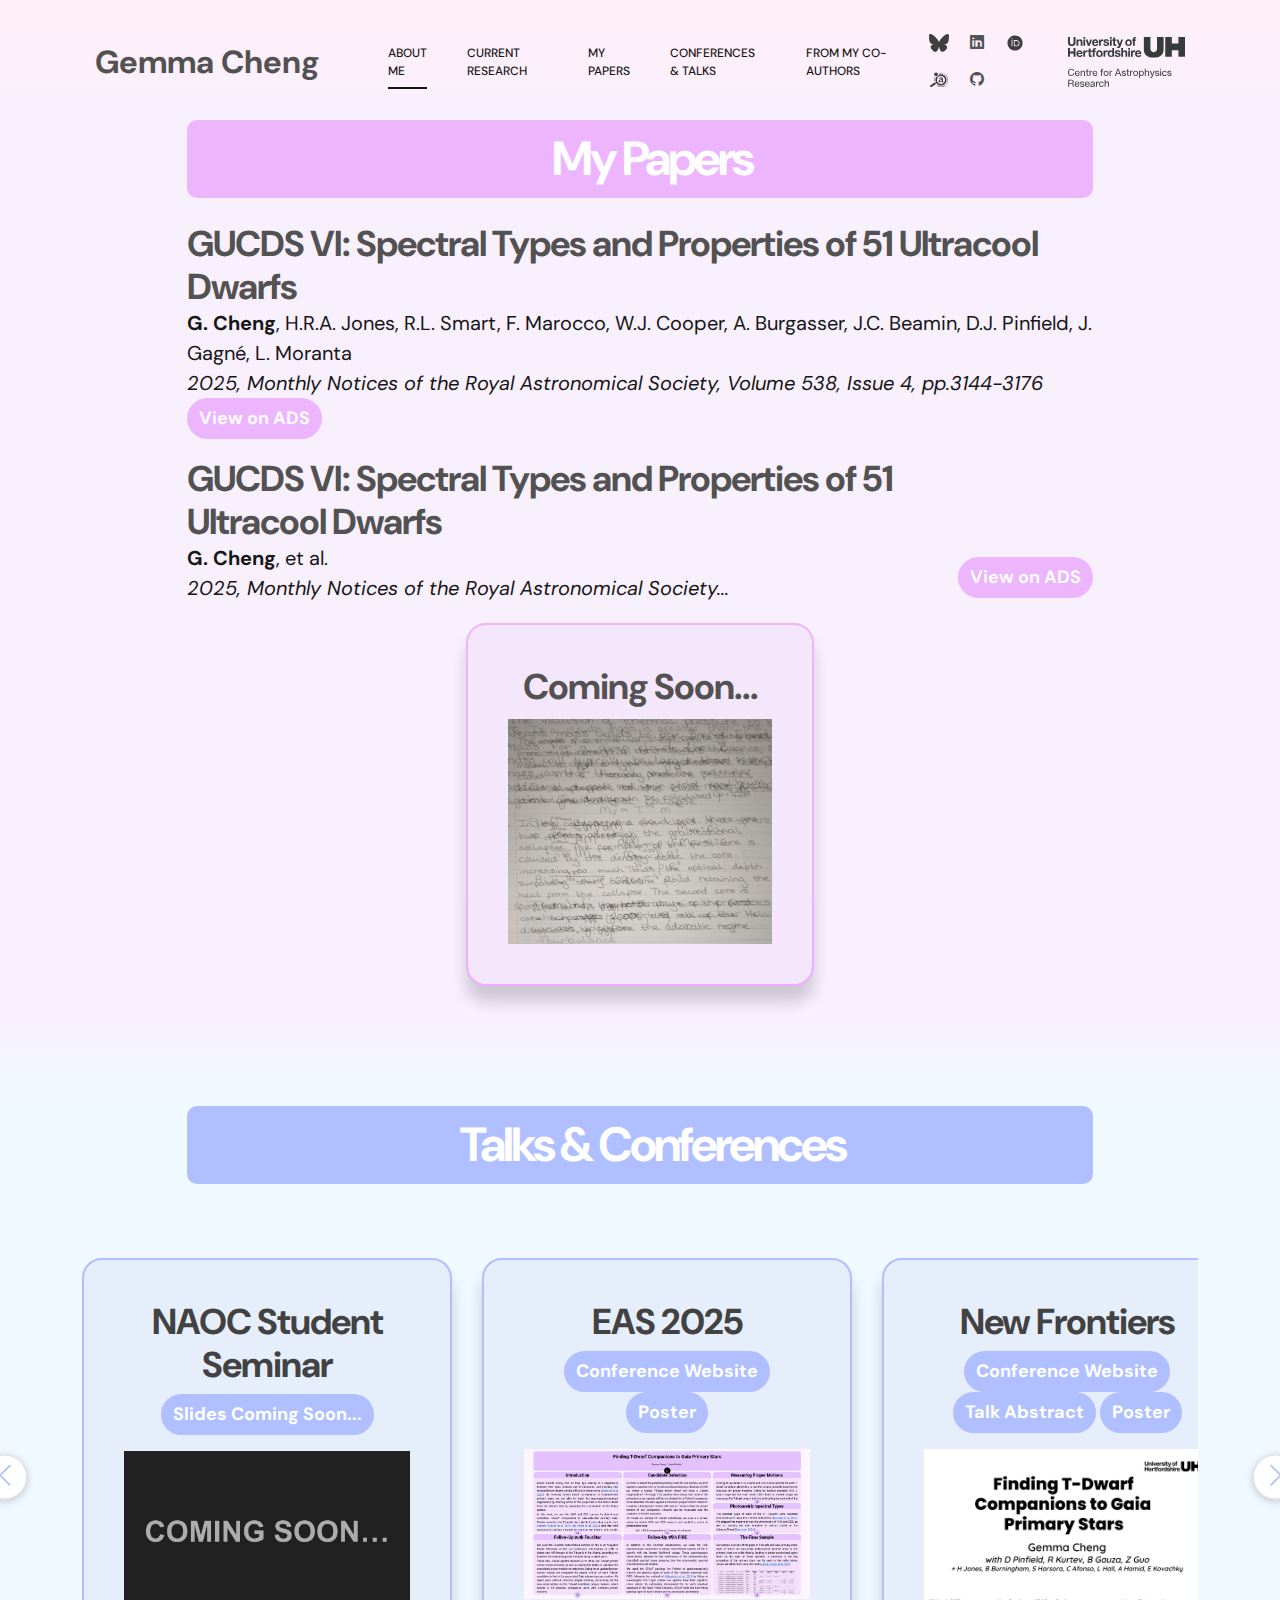
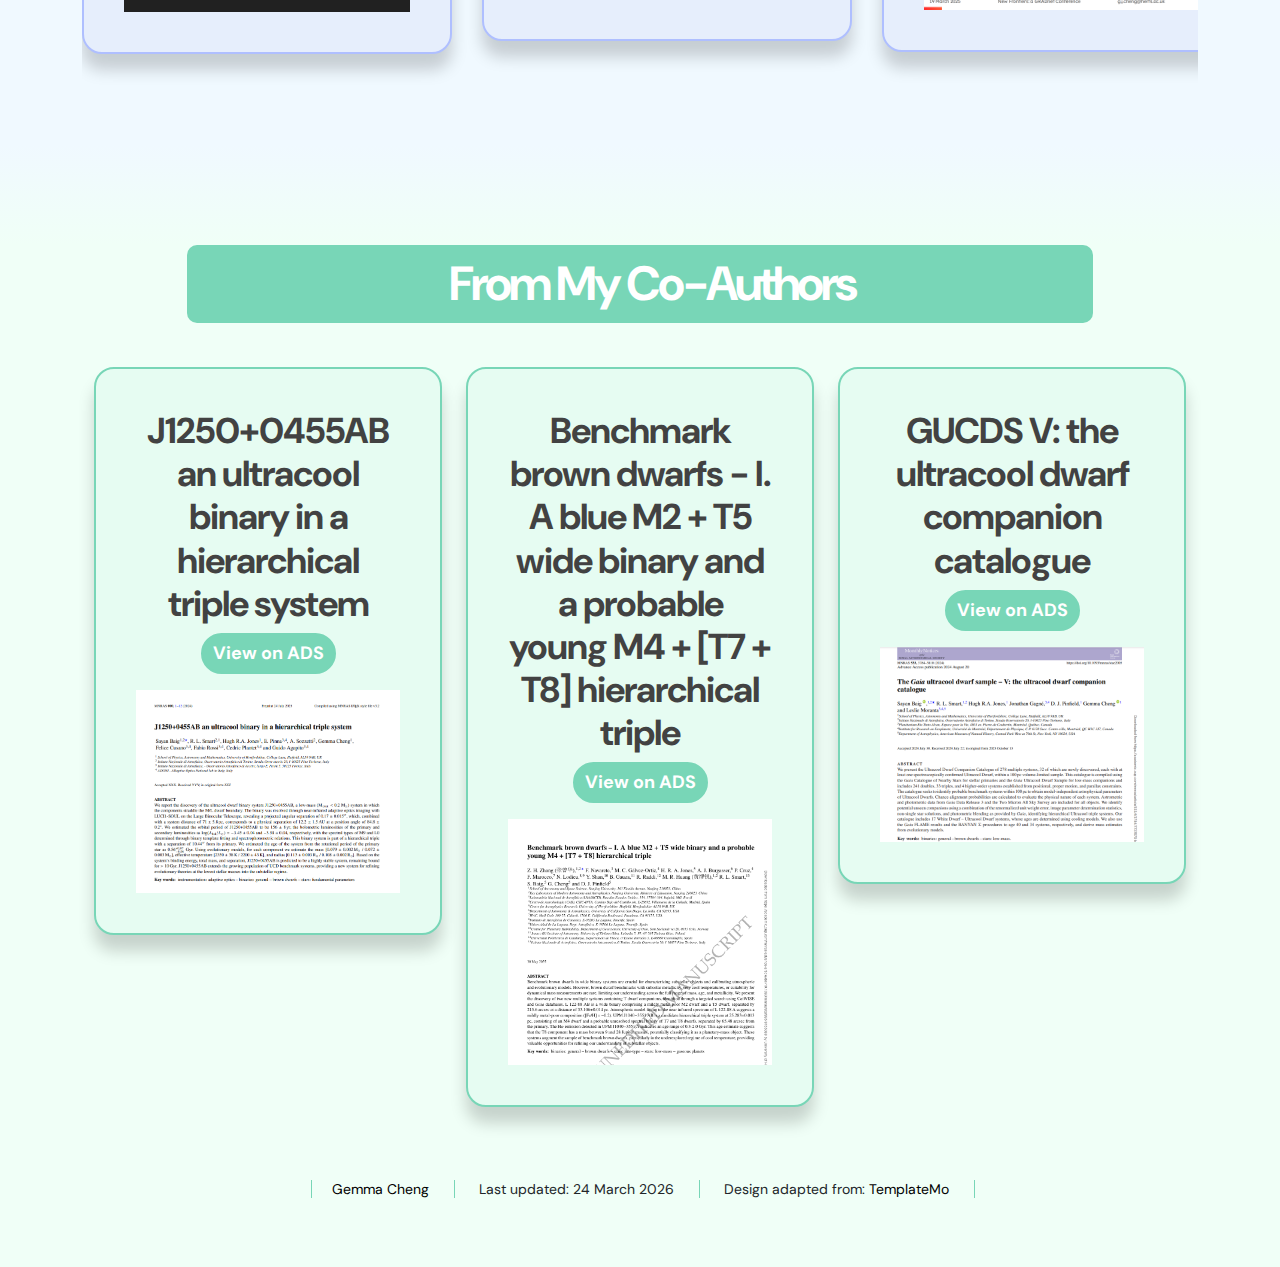
<file: publications.html>
<!doctype html>
<html lang="en">
    <head>
        <meta charset="utf-8">
        <meta name="viewport" content="width=device-width, initial-scale=1">

        <meta name="description" content="">
        <meta name="author" content="Gemma Cheng">

        <title>Gemma Cheng</title>

        <!-- CSS FILES -->
        <link rel="preconnect" href="https://fonts.googleapis.com">
        <link rel="preconnect" href="https://fonts.gstatic.com" crossorigin>
        <link href="https://fonts.googleapis.com/css2?family=DM+Sans:wght@400;500;700&display=swap" rel="stylesheet">
        <link href="css/bootstrap.min.css" rel="stylesheet">
        <link href="css/bootstrap-icons.css" rel="stylesheet">
        <link href="css/magnific-popup.css" rel="stylesheet">
        <link href="css/templatemo-first-portfolio-style.css" rel="stylesheet">
	<link rel="icon" type="image/png" href="images/icon.png" sizes="32x32">
    </head>
    
    <body>

        <section class="preloader">
            <div class="spinner">
                <span class="spinner-rotate"></span>    
            </div>
        </section>



        <nav class="navbar navbar-expand-lg">
            <div class="container">

                <button class="navbar-toggler" type="button" data-bs-toggle="collapse" data-bs-target="#navbarNav" aria-controls="navbarNav" aria-expanded="false" >
                    <span class="navbar-toggler-icon"></span>
                </button>

                <a href="https://gemma-cheng.github.io/" class="navbar-brand mx-auto mx-lg-0">Gemma Cheng</a>

                <div class="collapse navbar-collapse" id="navbarNav">
                    <ul class="navbar-nav ms-lg-5">
                        <li class="nav-item">
                            <a class="nav-link click-scroll" href="https://gemma-cheng.github.io/#aboutme">About Me</a>
                        </li>

                        <li class="nav-item">
                            <a class="nav-link click-scroll" href="https://gemma-cheng.github.io/#research">Current Research</a>
                        </li>

                        <li class="nav-item">
                            <a class="nav-link click-scroll" href="https://gemma-cheng.github.io/#mypapers">My Papers</a>
                        </li>				
                        <li class="nav-item">
                            <a class="nav-link click-scroll" href="https://gemma-cheng.github.io/#talks">Conferences & Talks</a>
                        </li>								
                        <li class="nav-item">
                            <a class="nav-link click-scroll" href="https://gemma-cheng.github.io/#coauthors">From My Co-Authors</a>
                        </li>	
                    </ul>
			<style>
			#filt{filter: invert(0%) sepia(100%) saturate(5500%) hue-rotate(260deg) brightness(68%) contrast(115%);}
			</style>

			<ul class="social-icon align-items-right">
						<li class="social-icon-item"><a href="https://bsky.app/profile/gemma-astro.bsky.social" class="social-icon-link"><img src="images/bsky.svg" alt="Bluesky" class="social-icon-img" /></a></li>
                    	<li class="social-icon-item"><a href="https://linkedin.com/in/gemmacheng" class="social-icon-link bi-linkedin" alt="LinkedIn"></a></li>
                    	<li class="social-icon-item"><a href="https://orcid.org/0009-0003-5234-0437" class="social-icon-link"><img src="images/orcid1.svg" alt="ORCID" class="social-icon-img" /></a></li>
						<li class="social-icon-item"><a href="https://ui.adsabs.harvard.edu/public-libraries/jNIAzrDiSlOg4TtGBiI5VQ" class="social-icon-link"><img src="images/ads.svg" alt="ADS" class="social-icon-img" /></a></li>
						<li class="social-icon-item"><a href="https://github.com/gemma-cheng" class="social-icon-link bi-github"></a></li>
                    </ul>

                    <div class="logo align-items-center d-none ms-auto">
                        <a href="https://www.herts.ac.uk/research/centres/car" target="_blank"><img src="images/uh-car-dark-cmyk.svg" height=50></a>
                    </div>
                </div>

            </div>
        </nav>

        <main>
			<div style="padding: 10px" class="research-bg"></div>

			<div class="section-divider-wrapper">
			  <div class="section-divider pink-to-purple"></div>
			</div>

            <section class="projects papers-padding papers-bg heading-purple" id="my-papers">
                <div class="container">
                    <div class="row justify-content-center">

                        <div class="col-lg-10 col-12 mx-auto">
                            <div class="section-title-wrap d-flex justify-content-center align-items-center mb-4">
                                <h2 class="text-white ms-4 mb-0">My Papers</h2>
                            </div>
                        </div>

                        <div class="clearfix"></div>

                        <div class="col-lg-10 col-12 mx-auto">
                                <h3 class="papers-title; mb-0">GUCDS VI: Spectral Types and Properties of 51 Ultracool Dwarfs</h3>
                                <p style="font-size: 20px;" class="mb-0"><strong>G. Cheng</strong>, H.R.A. Jones, R.L. Smart, F. Marocco, W.J. Cooper, A. Burgasser, J.C. Beamin, D.J. Pinfield, J. Gagné, L. Moranta</p>
                                <p style="font-size: 20px;"><i>2025, Monthly Notices of the Royal Astronomical Society, Volume 538, Issue 4, pp.3144-3176</i> <a href="https://ui.adsabs.harvard.edu/abs/2025MNRAS.538.3144C/abstract" target="_blank" style="vertical-align: middle; margin-bottom: 2px;" class="custom-btn custom-border-btn btn-purple">View on ADS</a></p>
                        
						<p></p>
                        </div>

						<div class="col-lg-10 col-12 mx-auto">
						    <div class="row align-items-end gx-3"> <div class="col-lg-10 col-12">
						            <h3 class="papers-title mb-0">GUCDS VI: Spectral Types and Properties of 51 Ultracool Dwarfs</h3>
						            <p style="font-size: 20px;" class="mb-0"><strong>G. Cheng</strong>, et al.</p>
						            <p style="font-size: 20px;" class="mb-0"><i>2025, Monthly Notices of the Royal Astronomical Society...</i></p>
						        </div>
						
						        <div class="col-lg-2 col-12 text-lg-end">
						            <a href="https://ui.adsabs.harvard.edu/abs/2025MNRAS.538.3144C/abstract" 
						               target="_blank" 
						               class="custom-btn custom-border-btn btn-purple"
						               style="margin-bottom: 5px;">View on ADS</a>
						        </div>
						        
						    </div>
						</div>

			<div class="col-lg-4 col-md-6 col-12">
                            <div class="papers-thumb">
                                <div class="papers-info">
                                    <h3 class="papers-title">Coming Soon...</h3>
                                </div>

                                <a class="image">
                                    <img src="images/Screenshot.png" class="projects-image img-fluid" alt="">
                                </a>
                            </div>
                        </div>
                    </div>
                </div>
            </section>
			
			<div class="section-divider-wrapper">
			  <div class="section-divider purple-to-blue"></div>
			</div>
			
<div class="fullwidth-bg">
<section class="projects talks-padding talks-bg heading-blue" id="my-talks">
    <div class="container">
        <div class="row justify-content-center">
            <div class="col-lg-10 col-12 mx-auto">
                <div class="section-title-wrap d-flex justify-content-center align-items-center mb-4">
                    <h2 class="text-white ms-4 mb-0">Talks & Conferences</h2>
                </div>
            </div>

            <div class="clearfix"></div>

            <div class="scroll-container-with-buttons">
                <button class="scroll-button scroll-button-left" aria-label="Scroll left">
                    <i class="bi-chevron-left"></i>
                </button>
                <button class="scroll-button scroll-button-right" aria-label="Scroll right">
                    <i class="bi-chevron-right"></i>
                </button>

		<div id="conference-list-wrapper">
		<div id="conference-list">
				<div class="conference-scroll-item">
                    <div class="talks-thumb">
                        <div class="talks-info">
                            <h3 class="projects-title">NAOC Student Seminar</h3>
                        </div>
                        <a href="" target=_blank class="custom-btn custom-border-btn btn-blue">Slides Coming Soon...</a>
			<p></p>
                        <a class="image"><img src="images/NAOCtalk.jpg" class="projects-image img-fluid" alt=""></a>
                    </div>
                </div>
			
                <div class="conference-scroll-item">
                    <div class="talks-thumb">
                        <div class="talks-info">
                            <h3 class="projects-title">EAS 2025</h3>
                        </div>
                        <a href="https://eas.unige.ch/EAS_meeting/" target="_blank" class="custom-btn custom-border-btn btn-blue">Conference Website</a>
                        <a href="https://k-poster.kuoni-congress.info/eas-2025/poster/90E99BF5-8ECB-4EC3-BEA0-F574847B2111" target=_blank class="custom-btn custom-border-btn btn-blue">Poster</a>
			<p></p>
                        <a class="image"><img src="images/EAS2025.png" class="projects-image img-fluid" alt=""></a>
                    </div>
                </div>

                <div class="conference-scroll-item">
                    <div class="talks-thumb">
                        <div class="talks-info">
                            <h3 class="projects-title">New Frontiers</h3>
                        </div>
                        <a href="https://sites.google.com/view/gradnetnewfrontiers" target="_blank" class="custom-btn custom-border-btn btn-blue">Conference Website</a>
                        <a href="https://sites.google.com/view/gradnetnewfrontiers/home/student-talks#h.kfyjj7gug76z" target="_blank" class="custom-btn custom-border-btn btn-blue">Talk Abstract</a>
                        <a href="https://drive.google.com/file/d/1EtRlJfKgqBY05025M8ljPLYFM-9MYF9z/view" target=_blank class="custom-btn custom-border-btn btn-blue">Poster</a>
			<p></p>
                        <a class="image"><img src="images/newfrontiers.png" class="projects-image img-fluid" alt=""></a>
                    </div>
                </div>
		    
                <div class="conference-scroll-item">
                    <div class="talks-thumb">
                        <div class="talks-info">
                            <h3 class="projects-title">Cool Stars 22</h3>
                        </div>
			<a href="https://ui.adsabs.harvard.edu/abs/2024csss.confE..25C/abstract" target="_blank" class="custom-btn custom-border-btn btn-blue">View on ADS</a>
                        <a href="https://coolstars22.github.io/" target="_blank" class="custom-btn custom-border-btn btn-blue">Conference Website</a>
                        <a href="https://cs22splinterbuddysystem.github.io/" target="_blank" class="custom-btn custom-border-btn btn-blue">Splinter Session</a>
                        <a href="https://www.youtube.com/watch?v=ykJSxBGXtsQ&t=2s" target=_blank class="custom-btn custom-border-btn btn-blue">Recording</a>
                        <p></p>
                        <a class="image"><img src="images/cs22-talk.png" class="projects-image img-fluid" alt=""></a>
                    </div>
                </div>
                
                <div class="conference-scroll-item">
                    <div class="talks-thumb">
                        <div class="talks-info">
                            <h3 class="projects-title">UH Lunch Talk</h3>
                        </div>
                        <a class="image"><img src="images/lunch-talk.png" class="projects-image img-fluid" alt=""></a>
                    </div>
                </div>
                
                <div class="conference-scroll-item">
                    <div class="talks-thumb">
                        <div class="talks-info">
                            <h3 class="projects-title">NAM 2023</h3>
                        </div>
                        <a href="https://nam2023.org/" target="_blank" class="custom-btn custom-border-btn btn-blue">Conference Website</a>
                        <p></p>
                        <a class="image"><img src="images/nam2023-poster.png" class="projects-image img-fluid" alt=""></a>
                    </div>
                </div>

                <div class="conference-scroll-item">
                    <div class="talks-thumb">
                        <div class="talks-info">
                            <h3 class="projects-title">The Imitation Game</h3>
                        </div>
                        <a href="https://sdasrc.wixsite.com/bridgingastronomy" target="_blank" class="custom-btn custom-border-btn btn-blue">Conference Website</a>
			<a href="https://drive.google.com/file/d/13TrSjFZSdxmC3D-zf-g6C8bSnqM12Sxh/view?usp=drive_link" target="_blank" class="custom-btn custom-border-btn btn-blue">Slides</a>
                        <p></p>
                        <a class="image"><img src="images/imitation-talk.png" class="projects-image img-fluid" alt=""></a>
                    </div>
                </div>

                <div class="conference-scroll-item">
                    <div class="talks-thumb">
                        <div class="talks-info">
                            <h3 class="projects-title">UH Lunch Talk</h3>
                        </div>
                        <a class="image"><img src="images/lunch-talk1.png" class="projects-image img-fluid" alt=""></a>
                    </div>
                </div>
                
            </div>
            </div>
        </div>
    </div>
</section>
</div>
		
			<div class="section-divider-wrapper">
			  <div class="section-divider blue-to-green"></div>
			</div>
	    
            <section class="projects coauthors-padding coauthors-bg heading-green" id="co-authors">
                <div class="container">
                    <div class="row justify-content-center">

                        <div class="col-lg-10 col-12 mx-auto">
                            <div class="section-title-wrap d-flex justify-content-center align-items-center mb-4">
                                <h2 class="text-white ms-4 mb-0">From My Co-Authors</h2>
                            </div>
                        </div>

                        <div class="clearfix"></div>

			<div class="col-lg-4 col-md-6 col-12">
                            <div class="coauthors-thumb">
                                <div class="coauthors-info">
                                    <h3 class="projects-title">J1250+0455AB an ultracool binary in a hierarchical triple system</h3>
				</div>
                                <a href="https://ui.adsabs.harvard.edu/abs/2025MNRAS.542..310B/abstract" target="_blank" class="custom-btn custom-border-btn btn-green">View on ADS</a>
                                <p></p>

                                <a class="image">
                                    <img src="images/baig25.png" class="projects-image img-fluid" alt="">
                                </a>
                            </div>
                        </div>
			    
                        <div class="col-lg-4 col-md-6 col-12">
                            <div class="coauthors-thumb">
                                <div class="coauthors-info">
                                    <h3 class="projects-title">Benchmark brown dwarfs - I. A blue M2 + T5 wide binary and a probable young M4 + [T7 + T8] hierarchical triple</h3>
				</div>
                                <a href="https://ui.adsabs.harvard.edu/abs/2025MNRAS.542..656Z/abstract" target="_blank" class="custom-btn custom-border-btn btn-green">View on ADS</a>
                                <p></p>

                                <a class="image">
                                    <img src="images/zhang25.png" class="projects-image img-fluid" alt="">
                                </a>
                            </div>
                        </div>

			<div class="col-lg-4 col-md-6 col-12">
                            <div class="coauthors-thumb">
                                <div class="coauthors-info">
                                    <h3 class="projects-title">GUCDS V: the ultracool dwarf companion catalogue</h3>
				</div>
                                <a href="https://ui.adsabs.harvard.edu/abs/2024MNRAS.533.3784B/abstract" target="_blank" class="custom-btn custom-border-btn btn-green">View on ADS</a>
                                <p></p>

                                <a class="image">
                                    <img src="images/gucdsv.png" class="projects-image img-fluid" alt="">
                                </a>
                            </div>
                        </div>

                    </div>
                </div>
            </section>


        </main>

        <footer class="site-footer">
            <div class="container">
                <div class="row">

                    <div class="col-lg-12 col-12">
                        <div class="copyright-text-wrap">
                            <p class="mb-0">
					  </div>
				<span class="copyright-text"></span>
                                <span class="copyright-text"><a href="mailto:g.j.cheng@herts.ac.uk">Gemma Cheng</a></span>
                                <span class="copyright-text">Last updated: 24 March 2026</span>
                                <span class="copyright-text">Design adapted from: <a href="https://templatemo.com" target="_blank">TemplateMo</a></span>
                            </p>
                        </div>
                    </div>

                </div>
            </div>
        </footer>

        <!-- JAVASCRIPT FILES -->
        <script src="js/jquery.min.js"></script>
        <script src="js/bootstrap.min.js"></script>
        <script src="js/jquery.sticky.js"></script>
        <script src="js/click-scroll.js"></script>
        <script src="js/jquery.magnific-popup.min.js"></script>
        <script src="js/magnific-popup-options.js"></script>
        <script src="js/custom.js"></script>


<script>
document.addEventListener("DOMContentLoaded", function () {
    const scrollContainer = document.getElementById("conference-list-wrapper");
    const conferenceList = document.getElementById("conference-list");
    const scrollLeftBtn = document.querySelector(".scroll-button-left");
    const scrollRightBtn = document.querySelector(".scroll-button-right");

    const visibleCount = 3;
    const originalItems = Array.from(conferenceList.children);

    // Clone first N and last N items for seamless looping
    for (let i = 0; i < visibleCount; i++) {
        conferenceList.appendChild(originalItems[i].cloneNode(true));
        conferenceList.insertBefore(
            originalItems[originalItems.length - 1 - i].cloneNode(true),
            conferenceList.firstChild
        );
    }

    function getItemWidth() {
        return conferenceList.children[visibleCount].getBoundingClientRect().width;
    }

    function setInitialScroll() {
        scrollContainer.scrollLeft = getItemWidth() * visibleCount;
    }

    setInitialScroll();

    // Helper: Instantly jump to a scroll position (no animation)
    function jumpTo(pos) {
        scrollContainer.style.scrollBehavior = "auto";
        scrollContainer.scrollLeft = pos;
        setTimeout(() => {
            scrollContainer.style.scrollBehavior = "smooth";
        }, 20);
    }

    // Helper: Wait for scroll animation to finish
    function waitForScrollEnd(callback) {
        let lastPos = null;
        let sameCount = 0;
        function check() {
            const current = scrollContainer.scrollLeft;
            if (current === lastPos) {
                sameCount++;
                if (sameCount > 2) { // Wait for 2 frames of no movement
                    callback();
                    return;
                }
            } else {
                sameCount = 0;
                lastPos = current;
            }
            requestAnimationFrame(check);
        }
        requestAnimationFrame(check);
    }

    // Button navigation with seamless jump after animation
    scrollRightBtn.addEventListener("click", function () {
        scrollContainer.scrollBy({ left: getItemWidth(), behavior: "smooth" });
        waitForScrollEnd(() => {
            const itemWidth = getItemWidth();
            const totalItems = conferenceList.children.length;
            const maxScroll = itemWidth * (totalItems - visibleCount);
            const rightLimit = maxScroll - itemWidth * 0.5;
            if (scrollContainer.scrollLeft >= rightLimit) {
                jumpTo(itemWidth * visibleCount);
            }
        });
    });
    scrollLeftBtn.addEventListener("click", function () {
        scrollContainer.scrollBy({ left: -getItemWidth(), behavior: "smooth" });
        waitForScrollEnd(() => {
            const itemWidth = getItemWidth();
            const leftLimit = itemWidth * 0.5;
            if (scrollContainer.scrollLeft <= leftLimit) {
                jumpTo(itemWidth * (originalItems.length + visibleCount));
            }
        });
    });

    // For user scroll (drag/trackpad), use debounced scroll event as before
    let scrollTimeout = null;
    scrollContainer.addEventListener("scroll", function () {
        if (scrollTimeout) clearTimeout(scrollTimeout);
        scrollTimeout = setTimeout(() => {
            const itemWidth = getItemWidth();
            const totalItems = conferenceList.children.length;
            const maxScroll = itemWidth * (totalItems - visibleCount);
            const leftLimit = itemWidth * 0.5;
            const rightLimit = maxScroll - itemWidth * 0.5;

            if (scrollContainer.scrollLeft <= leftLimit) {
                jumpTo(itemWidth * (originalItems.length + visibleCount));
            }
            else if (scrollContainer.scrollLeft >= rightLimit) {
                jumpTo(itemWidth * visibleCount);
            }
        }, 1000);
    });

    // On resize, reset scroll position
    window.addEventListener("resize", setInitialScroll);
});

  (function () {
    const navInner = document.querySelector('.navbar .container');
    if (!navInner) return;

    function updateShadow() {
      if (window.scrollY === 0) {
        navInner.classList.add('no-shadow-top');
      } else {
        navInner.classList.remove('no-shadow-top');
      }
    }

    window.addEventListener('scroll', updateShadow, { passive: true });
    window.addEventListener('load', updateShadow);
  })();
</script>

    </body>
</html>
</file>
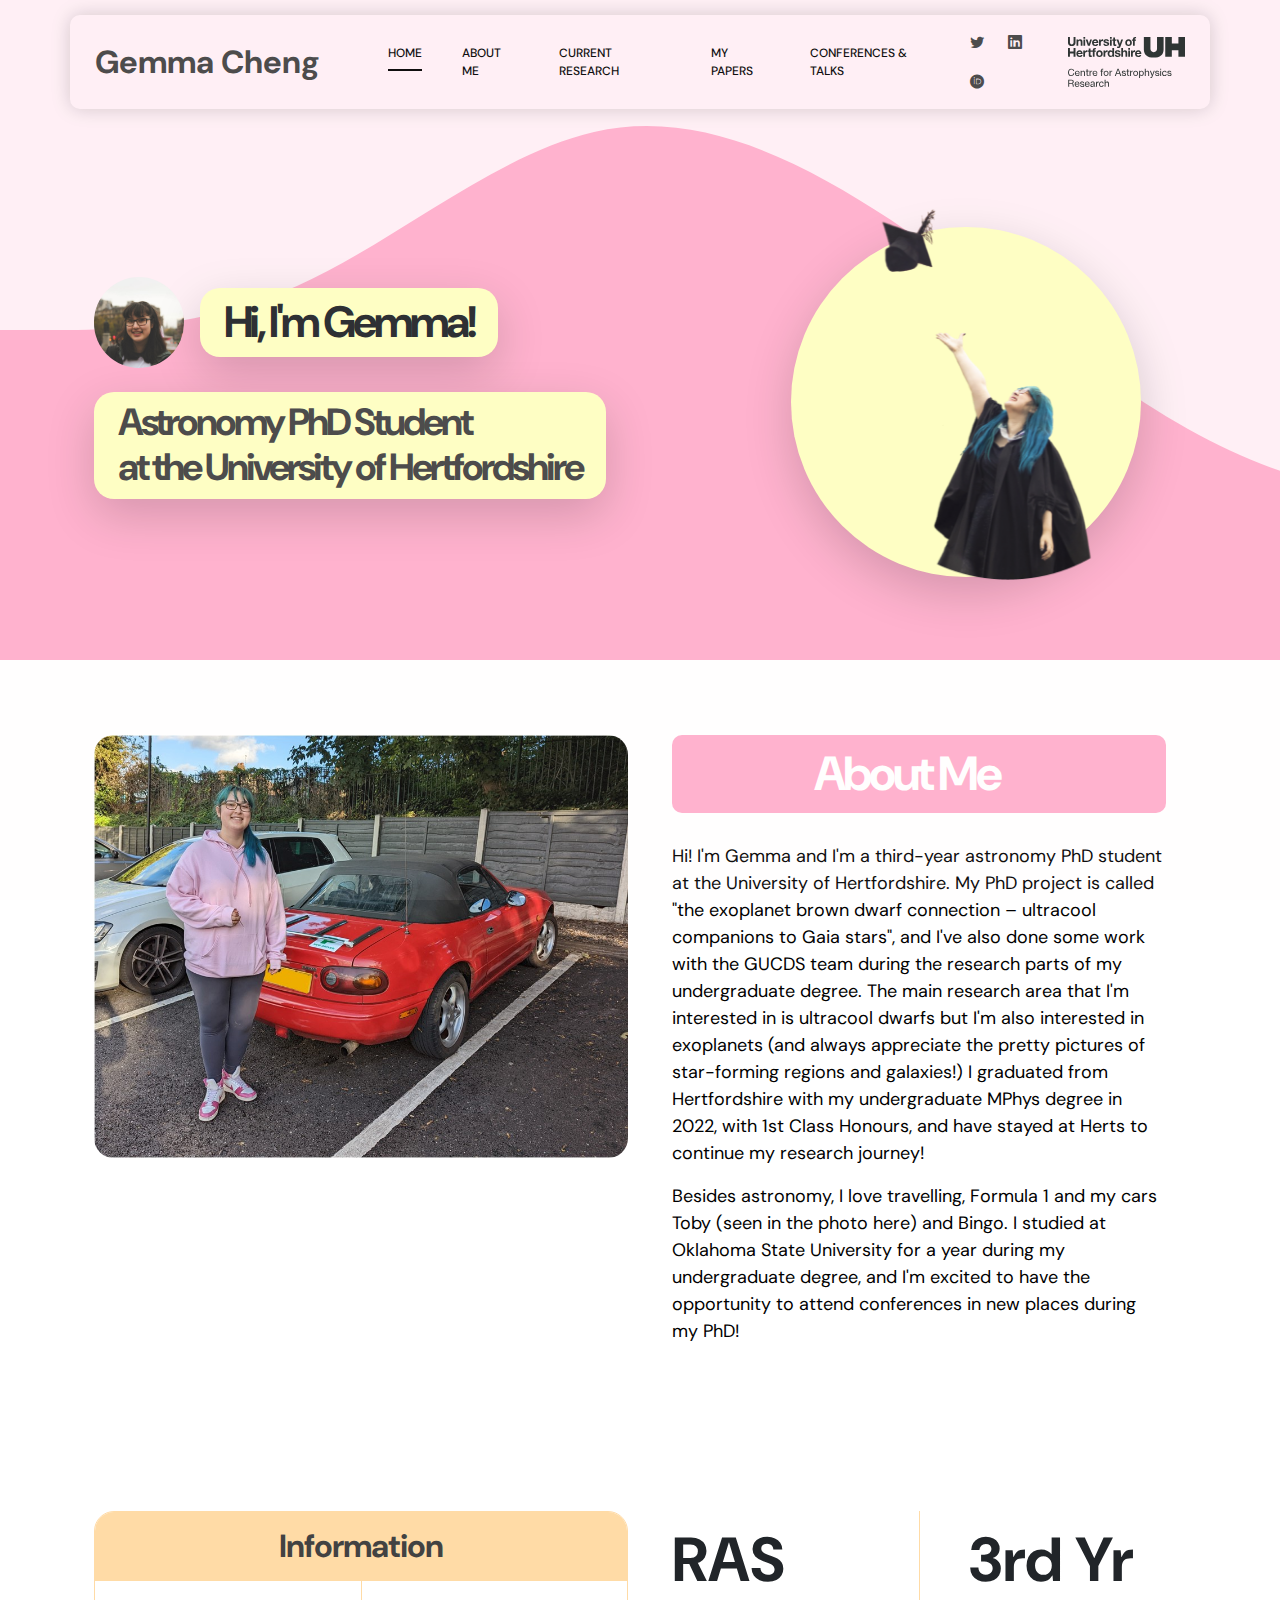
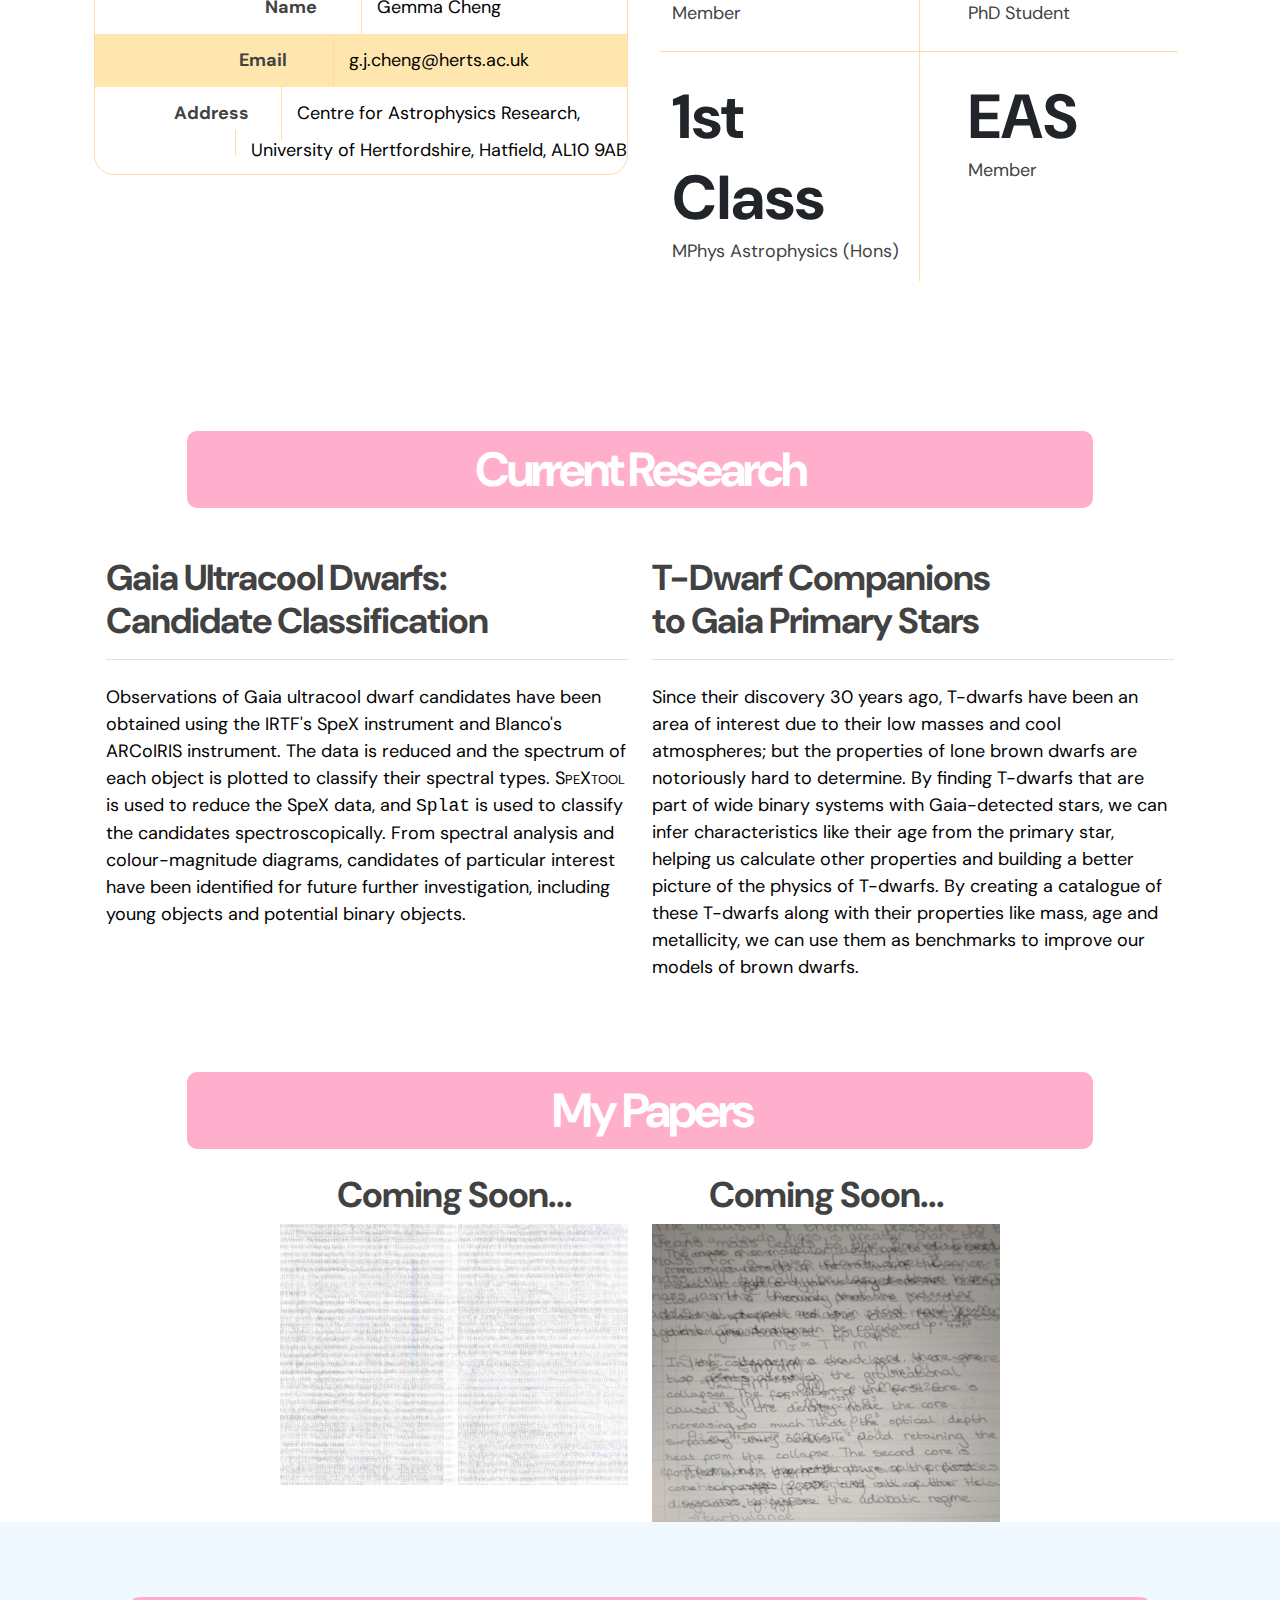
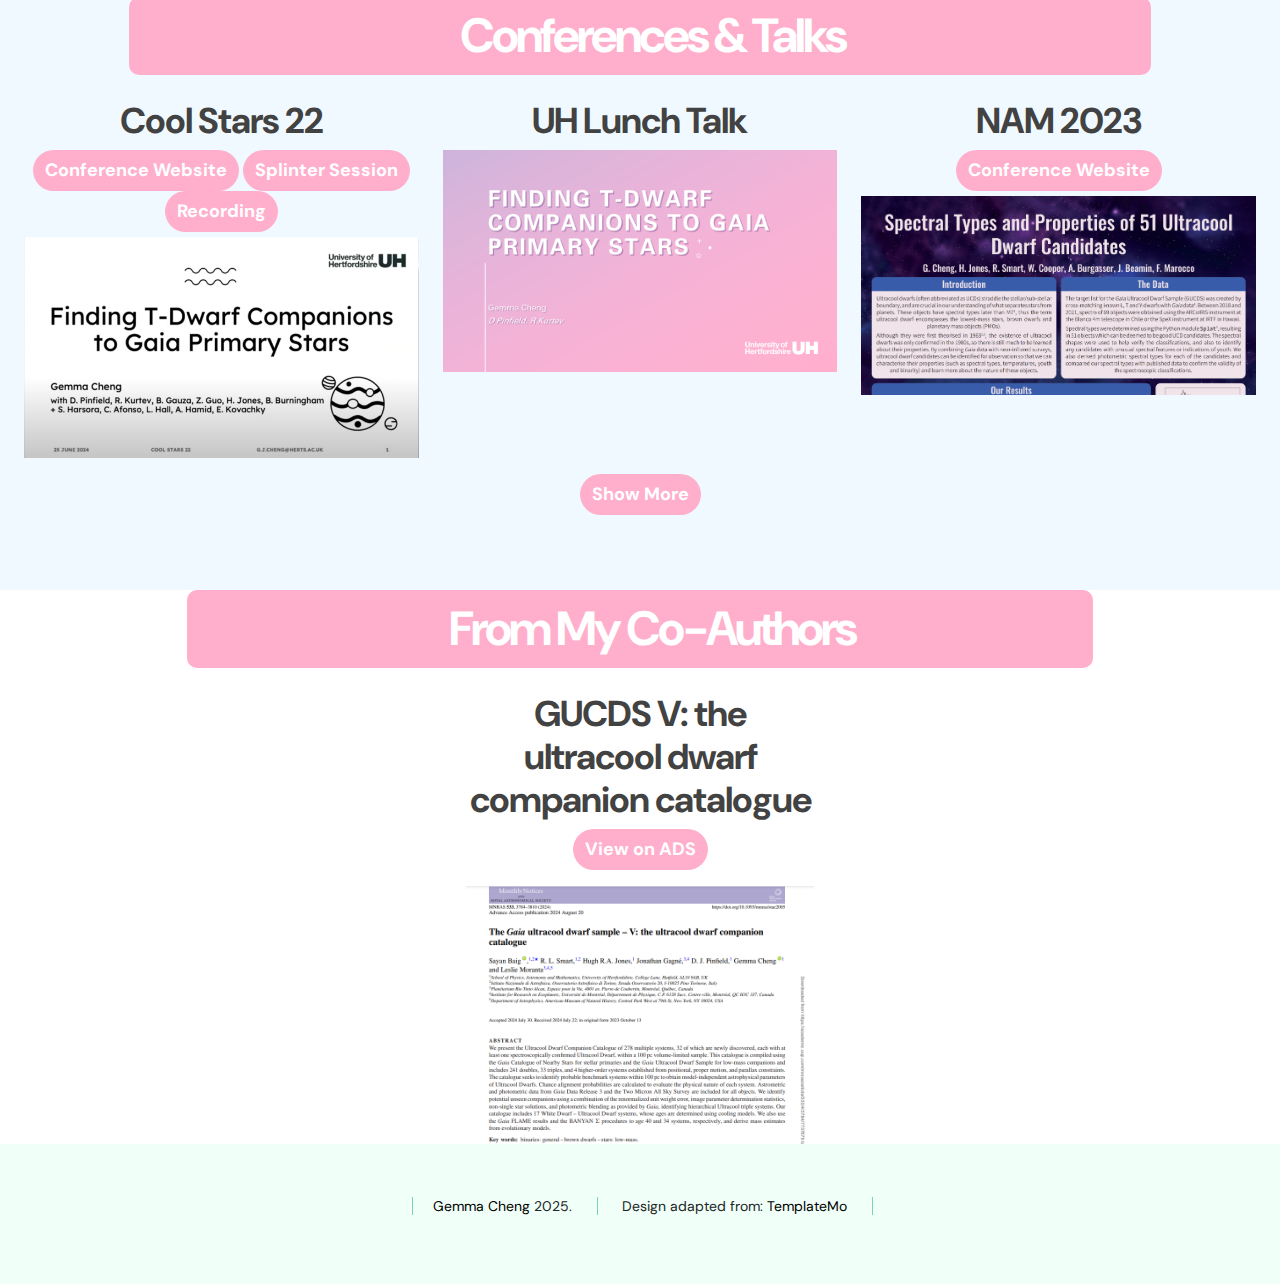
<file: test.html>
<!doctype html>
<html lang="en">
    <head>
        <meta charset="utf-8">
        <meta name="viewport" content="width=device-width, initial-scale=1">

        <meta name="description" content="">
        <meta name="author" content="Gemma Cheng">

        <title>Gemma Cheng</title>

        <!-- CSS FILES -->
        <link rel="preconnect" href="https://fonts.googleapis.com">
        <link rel="preconnect" href="https://fonts.gstatic.com" crossorigin>
        <link href="https://fonts.googleapis.com/css2?family=DM+Sans:wght@400;500;700&display=swap" rel="stylesheet">
        <link href="css/bootstrap.min.css" rel="stylesheet">
        <link href="css/bootstrap-icons.css" rel="stylesheet">
        <link href="css/magnific-popup.css" rel="stylesheet">
        <link href="css/templatemo-first-portfolio-style.css" rel="stylesheet">
        <link href="css/magicscroll.css" rel="stylesheet" type="text/css" media="screen"/>
        <script src="js/magicscroll.js" type="text/javascript"></script>
<style>
#conference-list {
    display: flex;
    flex-wrap: wrap;
}

.conference-item {
    display: none; /* Initially hide all */
}

.conference-item.visible {
    display: block; /* Show only selected items */
    
.conference-item .custom-btn {
    display: block;
    margin: 10px auto; /* Centers the button with equal spacing */
    text-align: center;
    padding: 8px 16px; /* Matches co-authors button spacing */
}

}

}

</style>
    </head>
    
    <body>

        <section class="preloader">
            <div class="spinner">
                <span class="spinner-rotate"></span>    
            </div>
        </section>



        <nav class="navbar navbar-expand-lg">
            <div class="container">

                <button class="navbar-toggler" type="button" data-bs-toggle="collapse" data-bs-target="#navbarNav" aria-controls="navbarNav" aria-expanded="false" >
                    <span class="navbar-toggler-icon"></span>
                </button>

                <a href="index.html" class="navbar-brand mx-auto mx-lg-0">Gemma Cheng</a>

                <div class="collapse navbar-collapse" id="navbarNav">
                    <ul class="navbar-nav ms-lg-5">
                        <li class="nav-item">
                            <a class="nav-link click-scroll" href="#section_1">Home</a>
                        </li>

                        <li class="nav-item">
                            <a class="nav-link click-scroll" href="#section_2">About Me</a>
                        </li>

                        <li class="nav-item">
                            <a class="nav-link click-scroll" href="#section_3">Current Research</a>
                        </li>

                        <li class="nav-item">
                            <a class="nav-link click-scroll" href="#section_4">My Papers</a>
                        </li>				
                        <li class="nav-item">
                            <a class="nav-link click-scroll" href="#section_2">Conferences & Talks</a>
                        </li>				
                    </ul>
			<style>
			#filt{filter: invert(0%) sepia(100%) saturate(5500%) hue-rotate(260deg) brightness(68%) contrast(115%);}
			</style>

			<ul class="social-icon align-items-right">
                    	<li class="social-icon-item"><a href="https://twitter.com/gemma_astro" class="social-icon-link bi-twitter"></a></li>
                    	<li class="social-icon-item"><a href="https://linkedin.com/in/gemmacheng" class="social-icon-link bi-linkedin"></a></li>
                    	<li class="social-icon-item"><a href="https://orcid.org/0009-0003-5234-0437" class="social-icon-link my-orcid"></a></li>
                    </ul>

                    <div class="logo align-items-center d-none ms-auto">
                        <a href="https://www.herts.ac.uk/research/centres/car" target="_blank"><img src="images/uh-car-dark-cmyk.svg" height=50></a>
                    </div>
                </div>

            </div>
        </nav>

        <main>

            <section class="hero d-flex justify-content-center align-items-center" id="section_1">
                <div class="container">
                    <div class="row">

                        <div class="col-lg-7 col-12">
                            <div class="hero-text">
                                <div class="hero-title-wrap d-flex align-items-center mb-4">
                                    <img src="images/Profile-Photo.jpg" class="avatar-image avatar-image-large img-fluid" alt="">

                                    <h1 class="hero-title ms-3 mb-0">Hi, I'm Gemma!</h1>
                                </div>

                                <h2 class="mb-4">Astronomy PhD Student <br> at the University of Hertfordshire</h2>
                            </div>
                        </div>

                        <div class="col-lg-5 col-12 position-relative">
                            <div class="hero-image-wrap"></div>
                            <img src="images/IMG_2170-change.png" class="hero-image img-fluid" alt="">
                        </div>

                    </div>
                </div>

                <svg xmlns="http://www.w3.org/2000/svg" viewBox="0 0 1440 320"><path fill="#fff0f6" fill-opacity="1" d="M0,160L24,160C48,160,96,160,144,138.7C192,117,240,75,288,64C336,53,384,75,432,106.7C480,139,528,181,576,208C624,235,672,245,720,240C768,235,816,213,864,186.7C912,160,960,128,1008,133.3C1056,139,1104,181,1152,202.7C1200,224,1248,224,1296,197.3C1344,171,1392,117,1416,90.7L1440,64L1440,0L1416,0C1392,0,1344,0,1296,0C1248,0,1200,0,1152,0C1104,0,1056,0,1008,0C960,0,912,0,864,0C816,0,768,0,720,0C672,0,624,0,576,0C528,0,480,0,432,0C384,0,336,0,288,0C240,0,192,0,144,0C96,0,48,0,24,0L0,0Z"></path></svg>
            </section>


            <section class="about section-padding" id="section_2">
                <div class="container">
                    <div class="row">

                        <div class="col-lg-6 col-12">
                            <img src="images/toby.jpg" class="about-image img-fluid" alt="">
                        </div>

                        <div class="col-lg-6 col-12 mt-5 mt-lg-0">
                            <div class="about-thumb">

                                <div class="section-title-wrap d-flex justify-content-center">
                                    <h2 class="text-white me-4 mb-0">About Me</h2>
                                </div>

                                <p style="margin-top: 30px;">Hi! I'm Gemma and I'm a third-year astronomy PhD student at the University of Hertfordshire. My PhD project is called "the exoplanet brown dwarf connection – ultracool companions to Gaia stars", and I've also done some work with the <a href="https://gucds.inaf.it">GUCDS</a> team during the research parts of my undergraduate degree. The main research area that I'm interested in is ultracool dwarfs but I'm also interested in exoplanets (and always appreciate the pretty pictures of star-forming regions and galaxies!) I graduated from Hertfordshire with my undergraduate MPhys degree in 2022, with 1st Class Honours, and have stayed at Herts to continue my research journey!</p>
					  <p>Besides astronomy, I love travelling, Formula 1 and my cars Toby (seen in the photo here) and Bingo. I studied at Oklahoma State University for a year during my undergraduate degree, and I'm excited to have the opportunity to attend conferences in new places during my PhD!</p>
                            </div>
                        </div>

                    </div>
                </div>
            </section>

            <section class="featured section-padding">
                <div class="container">
                    <div class="row">

                        <div class="col-lg-6 col-12">
                            <div class="profile-thumb">
                                <div class="profile-title">
                                    <h4 class="mb-0">Information</h4>
                                </div>

                                <div class="profile-body">
                                    <p>
                                        <span class="profile-small-title">Name</span> 
                                        <span>Gemma Cheng</span>
                                    </p>


                                    <p>
                                        <span class="profile-small-title">Email</span> 
                                        <span><a href="mailto:g.j.cheng@herts.acuk">g.j.cheng@herts.ac.uk</a></span>
                                    </p>


                                    <p style="margin-bottom: -10px;">
                                        <span class="profile-small-title">Address</span>
                                        <span>Centre for Astrophysics Research,</span>
						</p>
						<p style="margin-top: -10px; margin-bottom: 10px;">
                                        <span class="profile-small-title"> </span>
						    <span>University of Hertfordshire, Hatfield, AL10 9AB</span>
                                    </p>

                                </div>
                            </div>
                        </div>

                        <div class="col-lg-6 col-12 mt-5 mt-lg-0">
                            <div class="about-thumb">
                                <div class="row">
                                    <div class="col-lg-6 col-6 featured-border-bottom py-2">
                                        <strong class="featured-numbers">RAS</strong>

                                        <p class="featured-text">Member</p>
                                    </div>

                                    <div class="col-lg-6 col-6 featured-border-start featured-border-bottom ps-5 py-2">
                                        <strong class="featured-numbers">3rd Yr</strong>

                                        <p class="featured-text">PhD Student</p>
                                    </div>

                                    <div class="col-lg-6 col-6 pt-4">
                                        <strong class="featured-numbers">1st Class</strong>

                                        <p class="featured-text">MPhys Astrophysics (Hons)</p>
                                    </div>

                                    <div class="col-lg-6 col-6 featured-border-start ps-5 pt-4">
                                        <strong class="featured-numbers">EAS</strong>

                                        <p class="featured-text">Member</p>
                                    </div>
                       </div>

                    </div>
                </div>
            </section>


            <section class="research-interests section-padding" id="section_3">
                <div class="container">
                    <div class="row justify-content-center">

                        <div class="col-lg-10 col-12">
                            <div class="section-title-wrap d-flex justify-content-center align-items-center mb-5">
                                <h2 class="text-white mb-0">Current Research</h2>
                            </div>
				</div>

                        <div class="row justify-content-centre">
                            <div class="col-lg-6 col-12">
                                <div class="research-interests-thumb">
                                    <div class="d-flex flex-wrap align-items-center border-bottom mb-4 pb-3">
                                        <h3 class="mb-0">Gaia Ultracool Dwarfs: <br> Candidate Classification</h3>
                                    </div>
                                    <p>Observations of Gaia ultracool dwarf candidates have been obtained using the IRTF's SpeX instrument and Blanco's ARCoIRIS instrument. The data is reduced and the spectrum of each object is plotted to classify their spectral types. <span style="font-variant: small-caps;">SpeXtool</span> is used to reduce the SpeX data, and <TT>Splat</TT> is used to classify the candidates spectroscopically. From spectral analysis and colour-magnitude diagrams, candidates of particular interest have been identified for future further investigation, including young objects and potential binary objects.</p>
                                </div>
                            </div>

                            <div class="col-lg-6 col-12">
                                <div class="research-interests-thumb">
                                    <div class="d-flex flex-wrap align-items-center border-bottom mb-4 pb-3">
                                        <h3 class="mb-0">T-Dwarf Companions <br> to Gaia Primary Stars</h3>
                                    </div>
                                    <p>Since their discovery 30 years ago, T-dwarfs have been an area of interest due to their low masses and cool atmospheres; but the properties of lone brown dwarfs are notoriously hard to determine. By finding T-dwarfs that are part of wide binary systems with Gaia-detected stars, we can infer characteristics like their age from the primary star, helping us calculate other properties and building a better picture of the physics of T-dwarfs. By creating a catalogue of these T-dwarfs along with their properties like mass, age and metallicity, we can use them as benchmarks to improve our models of brown dwarfs.
</p>
                                </div>
                            </div>
                        </div>
                    </div>
                </div>
            </section>


            <section class="projects section-padding-2" id="section_4">
                <div class="container">
                    <div class="row justify-content-center">

                        <div class="col-lg-10 col-12 mx-auto">
                            <div class="section-title-wrap d-flex justify-content-center align-items-center mb-4">
                                <h2 class="text-white ms-4 mb-0">My Papers</h2>
                            </div>
                        </div>

                        <div class="clearfix"></div>

                        <div class="col-lg-4 col-md-6 col-12">
                            <div class="projects-thumb">
                                <div class="projects-info">
                                    <h3 class="projects-title">Coming Soon...</h3>
                                </div>

                                <a class="image">
                                    <img src="images/IMG_3444.JPG" class="projects-image img-fluid" alt="">
                                </a>
                            </div>
                        </div>

			<div class="col-lg-4 col-md-6 col-12">
                            <div class="projects-thumb">
                                <div class="projects-info">
                                    <h3 class="projects-title">Coming Soon...</h3>
                                </div>

                                <a class="image">
                                    <img src="images/Screenshot.png" class="projects-image img-fluid" alt="">
                                </a>
                            </div>
                        </div>
                    </div>
                </div>
            </section>





<section class="projects section-padding-2" id="section_5">
    <div class="container">
        <div class="row justify-content-center">
            <div class="col-lg-10 col-12 mx-auto">
                <div class="section-title-wrap d-flex justify-content-center align-items-center mb-4">
                    <h2 class="text-white ms-4 mb-0">Conferences & Talks</h2>
                </div>
            </div>

            <div class="clearfix"></div>

            <!-- Conferences List -->
            <div id="conference-list" class="row">
                <div class="col-lg-4 col-md-6 col-12 conference-item">
                    <div class="projects-thumb">
                        <div class="projects-info">
                            <h3 class="projects-title">Cool Stars 22</h3>
                        </div>
                        <a href="https://coolstars22.github.io/" target="_blank" class="custom-btn custom-border-btn btn mt-3">Conference Website</a>
                        <a href="https://cs22splinterbuddysystem.github.io/" target="_blank" class="custom-btn custom-border-btn btn mt-3">Splinter Session</a>
                        <a href="https://www.youtube.com/watch?v=ykJSxBGXtsQ&t=2s" target=_blank class="custom-btn custom-border-btn btn mt-3">Recording</a>
                        <a class="image"><img src="images/cs22-talk.png" class="projects-image img-fluid" alt=""></a>
                    </div>
                </div>
                
                <div class="col-lg-4 col-md-6 col-12 conference-item">
                    <div class="projects-thumb">
                        <div class="projects-info">
                            <h3 class="projects-title">UH Lunch Talk</h3>
                        </div>
                        <a class="image"><img src="images/lunch-talk.png" class="projects-image img-fluid" alt=""></a>
                    </div>
                </div>
                
                <div class="col-lg-4 col-md-6 col-12 conference-item">
                    <div class="projects-thumb">
                        <div class="projects-info">
                            <h3 class="projects-title">NAM 2023</h3>
                        </div>
                        <a href="https://nam2023.org/" target="_blank" class="custom-btn custom-border-btn btn mt-3">Conference Website</a>
                        <a class="image"><img src="images/nam2023-poster.png" class="projects-image img-fluid" alt=""></a>
                    </div>
                </div>

                <div class="col-lg-4 col-md-6 col-12 conference-item">
                    <div class="projects-thumb">
                        <div class="projects-info">
                            <h3 class="projects-title">The Imitation Game</h3>
                        </div>
                        <a href="https://sdasrc.wixsite.com/bridgingastronomy" target="_blank" class="custom-btn custom-border-btn btn mt-3">Conference Website</a>
                        <a class="image"><img src="images/imitation-talk.png" class="projects-image img-fluid" alt=""></a>
                    </div>
                </div>

            </div>

            <!-- Show More Button -->
            <div class="text-center mt-3">
                <button id="show-more-btn" class="custom-btn custom-border-btn btn">Show More</button>
            </div>

        </div>
    </div>
</section>


	    
	    
	    
	    
	    
	    
            <section class="projects section-padding-2" id="section_4">
                <div class="container">
                    <div class="row justify-content-center">

                        <div class="col-lg-10 col-12 mx-auto">
                            <div class="section-title-wrap d-flex justify-content-center align-items-center mb-4">
                                <h2 class="text-white ms-4 mb-0">From My Co-Authors</h2>
                            </div>
                        </div>

                        <div class="clearfix"></div>

                        <div class="col-lg-4 col-md-6 col-12">
                            <div class="projects-thumb">
                                <div class="projects-info">
                                    <h3 class="projects-title">GUCDS V: the ultracool dwarf companion catalogue</h3>
				</div>
                                <a href="https://ui.adsabs.harvard.edu/abs/2024MNRAS.533.3784B" target="_blank" class="custom-btn custom-border-btn btn mt-3">View on ADS</a>
                                <p></p>

                                <a class="image">
                                    <img src="images/gucdsv.png" class="projects-image img-fluid" alt="">
                                </a>
                            </div>
                        </div>

                    </div>
                </div>
            </section>


        </main>

        <footer class="site-footer">
            <div class="container">
                <div class="row">

                    <div class="col-lg-12 col-12">
                        <div class="copyright-text-wrap">
                            <p class="mb-0">
					  </div>
				<span class="copyright-text"></span>
                                <span class="copyright-text"><a href="mailto:g.j.cheng@herts.ac.uk">Gemma Cheng</a> 2025.</span>
                                <span class="copyright-text">Design adapted from: <a href="https://templatemo.com" target="_blank">TemplateMo</a></span>
                            </p>
                        </div>
                    </div>

                </div>
            </div>
        </footer>

        <!-- JAVASCRIPT FILES -->
        <script src="js/jquery.min.js"></script>
        <script src="js/bootstrap.min.js"></script>
        <script src="js/jquery.sticky.js"></script>
        <script src="js/click-scroll.js"></script>
        <script src="js/jquery.magnific-popup.min.js"></script>
        <script src="js/magnific-popup-options.js"></script>
        <script src="js/custom.js"></script>


<script>
    document.addEventListener("DOMContentLoaded", function () {
        const items = document.querySelectorAll(".conference-item");
        const showMoreBtn = document.getElementById("show-more-btn");

        function updateVisibleItems() {
            let itemsPerRow;
            if (window.innerWidth >= 992) {
                itemsPerRow = 3; // Large screens (desktop)
            } else if (window.innerWidth >= 768) {
                itemsPerRow = 2; // Medium screens (tablets)
            } else {
                itemsPerRow = 1; // Small screens (phones)
            }

            // Hide all items initially
            items.forEach(item => item.classList.remove("visible"));

            // Show only the first row
            for (let i = 0; i < itemsPerRow; i++) {
                if (items[i]) {
                    items[i].classList.add("visible");
                }
            }

            showMoreBtn.textContent = "Show More";
        }

        showMoreBtn.addEventListener("click", function () {
            const isExpanded = this.textContent === "Show Less";

            if (isExpanded) {
                updateVisibleItems(); // Hide extra items again
            } else {
                items.forEach(item => item.classList.add("visible")); // Show all items
                this.textContent = "Show Less";
            }
        });

        window.addEventListener("resize", updateVisibleItems);
        updateVisibleItems(); // Run on page load
    });
</script>





    </body>
</html>
</file>
<file: css/templatemo-first-portfolio-style.css>
/*

TemplateMo 578 First Portfolio

https://templatemo.com/tm-578-first-portfolio

*/


/*---------------------------------------
  CUSTOM PROPERTIES ( VARIABLES )             
-----------------------------------------*/
:root {
  --white-color:                  #ffffff; /* white */
  --primary-color:                #2ee63d; /* let's begin button */
  --secondary-color:              #ffafcc; /* half swirl & heading boxes (pink dark) */
  --secondary-blue-color:         #b0afff; /* half swirl & heading boxes (blue dark) */
  --section-bg-color:             #fff0f6; /* section background (pink pale) */
  --dark-color:                   #424242; /* headings (grey dark) */
  --p-color:                      #000000; /* paragraph text colour (black) */
  --pink-border-color:            #ffafcc; /* button & table outlines */
  --blue-border-color:            #afb2ff; /* button & table outlines */
  --featured-border-color:        #7c009e; /* not sure where this colour is */
  --new-color:     		  		  #ffe6af; /* table alternate rows */
  --yellow: 					  #fffef0;
  --orange:                       #fff7f0;
  --pink:                         #fff0f9;
  --purple:                       #f9f0ff;
  --blue:                         #f0f9ff;
  --green:                        #f0fff7;
  --yellow-box: 				  #ffffe0;
  --orange-box:                   #fff0e0;
  --pink-box:                     #fce6f4;
  --purple-box:                   #f5e6fc;
  --blue-box:                     #e6eefc;
  --green-box:                    #e6fcf2;
  --yellow-txt: 				  #fff7af;
  --orange-txt:                   #ffdba6;
  --pink-txt:                     #ffafeb;
  --purple-txt:                   #ecafff;
  --blue-txt:                     #afbfff;
  --green-txt:                    #78d6b7;

  --test-color:                   #feffc2; /* test colour */


  --body-font-family:             'DM Sans', sans-serif;

  --h1-font-size:                 62px;
  --h2-font-size:                 48px;
  --h3-font-size:                 36px;
  --h4-font-size:                 32px;
  --h5-font-size:                 24px;
  --h6-font-size:                 22px;
  --p-font-size:                  18px;
  --menu-font-size:               12px;
  --copyright-font-size:          14px;

  --border-radius-large:          100px;
  --border-radius-medium:         20px;
  --border-radius-small:          10px;

  --bs-gutter-x: 1.5rem; /* Standard Bootstrap horizontal gutter (30px) */
  --bs-gutter-y: 0; 
  --bs-border-radius: 0.5rem; /* Standard Bootstrap component border-radius (8px) */
	
  --font-weight-normal:           400;
  --font-weight-medium:           500;
  --font-weight-bold:             700;

  --header-height: 120px;
}


body {
    background: var(--white-color);
    font-family: var(--body-font-family); 
}

.section-divider {
  display: block;
  height: 100px;
  border: 0;
  padding: 0;
  margin: 0;
}

.yellow-to-orange {
  background: linear-gradient(
    to bottom,
    var(--yellow) 0%,
    var(--orange) 100%
  );
}

.orange-to-pink {
  background: linear-gradient(
    to bottom,
    var(--orange) 0%,
    var(--pink) 100%
  );
}

.pink-to-purple {
  background: linear-gradient(
    to bottom,
    var(--pink) 0%,
    var(--purple) 100%
  );
}

.purple-to-blue {
  background: linear-gradient(
    to bottom,
    var(--purple) 0%,
    var(--blue) 100%
  );
}

.blue-to-green {
  background: linear-gradient(
    to bottom,
    var(--blue) 0%,
    var(--green) 100%
  );
}

.section-divider-wrapper {
  width: 100%;
}

.top-bg { background: var(--yellow) !important; }
.about-bg { background: var(--orange) !important; }
.featured-bg { background: var(--orange) !important; }
.research-bg { background: var(--pink) !important; }
.papers-bg { background: var(--purple) !important; }
.talks-bg { background: var(--blue) !important; }
.coauthors-bg { background: var(--green) !important; }

.heading-yellow .section-title-wrap { background: var(--yellow-txt); }
.heading-orange .section-title-wrap { background: var(--orange-txt); }
.heading-pink .section-title-wrap { background: var(--pink-txt); }
.heading-purple .section-title-wrap { background: var(--purple-txt); }
.heading-blue .section-title-wrap { background: var(--blue-txt); }
.heading-green .section-title-wrap { background: var(--green-txt); }

.box-yellow .section-title-wrap { background: var(--yellow-box); }
.box-orange .section-title-wrap { background: var(--orange-box); }
.box-pink .section-title-wrap { background: var(--pink-box); }
.box-purple .section-title-wrap { background: var(--purple-box); }
.box-blue .section-title-wrap { background: var(--blue-box); }
.box-green .section-title-wrap { background: var(--green-box); }

/*---------------------------------------
  TYPOGRAPHY               
-----------------------------------------*/

h2,
h3,
h4,
h5,
h6 {
  color: var(--dark-color);
}

h1,
h2,
h3,
h4,
h5,
h6 {
  font-weight: var(--font-weight-bold);
  letter-spacing: -1px;
}

h1 {
  font-size: var(--h1-font-size);
  letter-spacing: -3px;
}

h2 {
  font-size: var(--h2-font-size);
  color: var(--dark-color);
  letter-spacing: -3px;
}

h3 {
  font-size: var(--h3-font-size);
}

h4 {
  font-size: var(--h4-font-size);
}

h5 {
  font-size: var(--h5-font-size);
  line-height: normal;
}

h6 {
  font-size: var(--h6-font-size);
}

p {
  color: var(--p-color);
  font-size: var(--p-font-size);
  font-weight: var(--font-weight-normal);
}

ul li {
  color: var(--p-color);
  font-size: var(--p-font-size);
  font-weight: var(--font-weight-normal);
}

a, 
button {
  touch-action: manipulation;
  transition: all 0.3s;
}

a {
  color: var(--p-color);
  text-decoration: none;
}

a:hover {
  color: var(--secondary-color);
}

::selection {
  background: var(--secondary-color);
  color: var(--white-color);
}

::-moz-selection {
  background: var(--secondary-color);
  color: var(--white-color);
}

.section-padding {
  padding-top: 75px;
  padding-bottom: 75px;
}

b,
strong {
  font-weight: var(--font-weight-bold);
}

.section-title-wrap {
  background: var(--secondary-color);
  border-radius: var(--border-radius-small);
  padding: 10px 30px;
}


/*---------------------------------------
  AVATAR IMAGE               
-----------------------------------------*/
.avatar-image {
  border-radius: var(--border-radius-large);
  width: 160px;
  height: 160px;
  object-fit: cover;
}

.avatar-image-large {
  width: 90.4px;
  height: 90.4px;
}


/*---------------------------------------
  PRE LOADER               
-----------------------------------------*/
.preloader {
  position: fixed;
  top: 0;
  left: 0;
  width: 100%;
  height: 100%;
  z-index: 99999;
  display: flex;
  flex-flow: row nowrap;
  justify-content: center;
  align-items: center;
  background: none repeat scroll 0 0 var(--section-bg-color);
}

.spinner {
  border: 2px solid transparent;
  border-radius: var(--border-radius-small);
  position: relative;
}

.spinner:before {
  content: '';
  box-sizing: border-box;
  position: absolute;
  top: 50%;
  left: 50%;
  width: 45px;
  height: 45px;
  margin-top: -10px;
  margin-left: -10px;
  border-radius: 50%;
  border: 1px solid var(--border-color);
  border-top-color: var(--white-color);
  animation: spinner .9s linear infinite;
}

@-webkit-@keyframes spinner {
  to {transform: rotate(360deg);
  }
}

@keyframes spinner {
  to {transform: rotate(360deg);}
}


/*---------------------------------------
  CUSTOM ICON               
-----------------------------------------*/
.navbar-icon {
  background: var(--white-color);
  border-radius: var(--border-radius-large);
  color: var(--dark-color);
  width: 47px;
  height: 47px;
  line-height: 47px;
  text-align: center;
}

.is-sticky .navbar-icon {
  background: var(--secondary-color);
  color: var(--white-color);
}

.form-check-icon {
  color: var(--secondary-color);
}


/*---------------------------------------
  CUSTOM BUTTON               
-----------------------------------------*/
.custom-btn,
.navbar .custom-btn {
  font-size: var(--p-font-size);
  font-weight: var(--font-weight-bold);
  margin: auto;
}

.navbar .custom-btn {
  background: white-color;
  border-width: 2px;
  border-style: solid;
  border-color: var(--white-color);
  color: var(--white-color);
  padding: 5px 10px;
  margin: auto;
}

.navbar .custom-btn:hover {
  background: var(--white-color);
  border-color: transparent;
  color: var(--secondary-color);
  margin: auto;
}

.custom-btn {
  background: var(--secondary-color);
  border-radius: var(--border-radius-large);
  color: dark-color;
  font-weight: var(--font-weight-bold);
  padding: 5px 10px;
  margin: auto;

}

.custom-btn:hover {
  background: var(--primary-color);
  color: var(--white-color);
  margin: auto;
}

.custom-border-btn {
  background: var(--secondary-color);
  border: 2px solid transparent;
  color: var(--white-color);
  text-align: center;
  margin: auto;
}

.custom-border-btn:hover {
  background: var(--dark-color);
  border-color: var(--dark-color);
  color: var(--white-color);
  margin: auto;
}

.custom-link {
	background-color: var(--primary-color);
}

.custom-link:hover {
	background-color: var(--secondary-color);
}

.btn-yellow {
  background: var(--yellow-txt) !important;
  border-color: var(--yellow-txt) !important;
  color: var(--white-color) !important;
}
.btn-yellow:hover {
  background: var(--dark-color) !important;
  border-color: var(--dark-color) !important;
}

.btn-orange {
  background: var(--orange-txt) !important;
  border-color: var(--orange-txt) !important;
  color: var(--white-color) !important;
}
.btn-orange:hover {
  background: var(--dark-color) !important;
  border-color: var(--dark-color) !important;
}

.btn-purple {
  background: var(--purple-txt) !important;
  border-color: var(--purple-txt) !important;
  color: var(--white-color) !important;
}
.btn-purple:hover {
  background: var(--dark-color) !important;
  border-color: var(--dark-color) !important;
}

.btn-blue {
  background: var(--blue-txt) !important;
  border-color: var(--blue-txt) !important;
  color: var(--white-color) !important;
}
.btn-blue:hover {
  background: var(--dark-color) !important;
  border-color: var(--dark-color) !important;
}

.btn-green {
  background: var(--green-txt) !important;
  border-color: var(--green-txt) !important;
  color: var(--white-color) !important;
}
.btn-green:hover {
  background: var(--dark-color) !important;
  border-color: var(--dark-color) !important;
}


/*---------------------------------------
  NAVIGATION              
-----------------------------------------*/
.sticky-wrapper {
  position: relative;
  z-index: 222;
  height: auto !important;
}

.is-sticky,
.is-sticky .navbar .container {
  background: var(--secondary-color);
}

.is-sticky .navbar-brand,
.is-sticky .navbar-brand:hover {
  color: var(--dark-color);
}

.is-sticky .navbar-nav .nav-link {
  color: var(--p-color);
}

.is-sticky .navbar .custom-btn {
  border-color: var(--secondary-color);
  color: var(--secondary-color);
}

.is-sticky .navbar .custom-btn:hover {
  background: var(--secondary-color);
  color: var(--white-color);
}

section[id] {
  scroll-margin-top: var(--header-height);
}

.navbar {
  background: none;
  position: absolute;
  z-index: 9;
  right: 0;
  left: 0;
  transition: all 0.3s;
  padding-top: 15px;
  padding-bottom: 0;
}

.navbar .container {
  border-radius: var(--border-radius-small);
  padding: 10px 25px;
  box-shadow: 0 0rem 1.2rem rgba(0,0,0,.175);

}

.navbar-brand {
  font-size: var(--h4-font-size);
  font-weight: var(--font-weight-bold);
}

.navbar-brand,
.navbar-brand:hover {
  color: var(--dark-color);
}

.navbar-expand-lg .navbar-nav .nav-link {
  padding-right: 0;
  padding-left: 0;
  margin-right: 20px;
  margin-left: 20px;
}

.navbar-nav .nav-link {
  display: inline-block;
  color: var(--p-color);
  font-size: var(--menu-font-size);
  font-weight: var(--font-weight-medium);
  text-transform: uppercase;
  position: relative;
  padding-top: 15px;
  padding-bottom: 15px;
}

.navbar-nav .nav-link::after {
  content: "";
  background: transparent;
  position: absolute;
  bottom: 6px;
  right: 0;
  left: 0;
  width: 100%;
  height: 2px;
}

.navbar-nav .nav-link.active::after, 
.navbar-nav .nav-link:hover::after {
  background: var(--p-color);
}

.navbar-nav .nav-link.active, 
.navbar-nav .nav-link:hover {
  color: var(--p-color);
}

.navbar-toggler {
  border: 0;
  padding: 0;
  cursor: pointer;
  margin: 0;
  width: 30px;
  height: 35px;
  outline: none;
}

.navbar-toggler:focus {
  outline: none;
  box-shadow: none;
}

.navbar-toggler[aria-expanded="true"] .navbar-toggler-icon {
  background: white-color;

}

.navbar-toggler[aria-expanded="true"] .navbar-toggler-icon:before,
.navbar-toggler[aria-expanded="true"] .navbar-toggler-icon:after {
  transition: top 300ms 50ms ease, -webkit-transform 300ms 350ms ease;
  transition: top 300ms 50ms ease, transform 300ms 350ms ease;
  transition: top 300ms 50ms ease, transform 300ms 350ms ease, -webkit-transform 300ms 350ms ease;
  top: 0;
}

.navbar-toggler[aria-expanded="true"] .navbar-toggler-icon:before {
  transform: rotate(45deg);
}

.navbar-toggler[aria-expanded="true"] .navbar-toggler-icon:after {
  transform: rotate(-45deg);
}

.navbar-toggler .navbar-toggler-icon {
  background: var(--white-color);
  transition: background 10ms 300ms ease;
  display: block;
  width: 30px;
  height: 2px;
  position: relative;
}

.navbar-toggler .navbar-toggler-icon:before,
.navbar-toggler .navbar-toggler-icon:after {
  transition: top 300ms 350ms ease, -webkit-transform 300ms 50ms ease;
  transition: top 300ms 350ms ease, transform 300ms 50ms ease;
  transition: top 300ms 350ms ease, transform 300ms 50ms ease, -webkit-transform 300ms 50ms ease;
  position: absolute;
  right: 0;
  left: 0;
  background: var(--white-color);
  width: 30px;
  height: 2px;
  content: '';
}

.navbar-toggler .navbar-toggler-icon::before {
  top: -8px;
}

.navbar-toggler .navbar-toggler-icon::after {
  top: 8px;
}

.navbar .container.no-shadow-top {
  box-shadow: none;
}

/*-------------------------------
  HERO              
-----------------------------------------*/
.hero {
  background: var(--secondary-color);
  position: relative;
  overflow: hidden;
  padding-top: 330px;
  padding-bottom: 330px;
}

@media  screen and (min-width: 991px) {
  .hero {
    height: 60vh;
  }
}

.hero-title,
.hero h2 {
  background: var(--test-color);
  box-shadow: 0 1rem 3rem rgba(0,0,0,.175);
  border-radius: var(--border-radius-medium);
  display: inline-block;
  padding: 8px 24px;
}

.hero-title {
	font-size: 44px;
}

.hero h2 {
	font-size: 38px;
}

.hero-text {
  position: relative;
  z-index: 22;
  top: 70px;
}

.hero-image-wrap {
  background: var(--test-color);
  box-shadow: 0 1rem 3rem rgba(0,0,0,.175);
  border-radius: 100%;
  width: 350px;
  height: 350px;
  position: absolute;
  z-index: 22;
  top: 20px;
  right: 0;
  left: 0;
  margin: auto;
  pointer-events: none;
}

.hero-image {
  position: absolute;
  z-index: 22;
  top: 0;
  width: 100%;
  min-width: 550px;
}

.hero svg {
  position: absolute;
  z-index: 2;
  bottom: 0;
  right: 0;
  left: 0;
  overflow: hidden;
  height: 100%;
  pointer-events: none;
}


/*---------------------------------------
  ABOUT              
-----------------------------------------*/
.profile-thumb {
  border: 1px solid var(--orange-txt);
  border-radius: var(--border-radius-medium);
  position: relative;
  overflow: hidden;
}

.profile-title {
  background: var(--orange-txt);
  border-bottom: 1px solid var(--orange-txt);
  padding: 15px 30px;
}

.profile-small-title {
  border-right: 1px solid var(--orange-txt);
  color: var(--dark-color);
  font-weight: var(--font-weight-bold);
  min-width: 140px;
  margin-right: 10px;
  padding: 13px 30px;
  display: inline-block;
}

.profile-body p {
  margin-bottom: 0;
}

.profile-body p:nth-of-type(2) {
  background: var(--new-color);
}

.about-image {
  border-radius: var(--border-radius-medium);
}

.about-thumb {
  padding-right: 20px;
  padding-left: 20px;
}

.about-thumb .flex-container {
  display: flex;
  justify-content: center;
  align-items: center;
  text-align: center;
}


/*---------------------------------------
  FEATURED              
-----------------------------------------*/
.featured-numbers {
  font-size: var(--h1-font-size);
  line-height: normal;
  display: block;
}

.featured-text {
  color: var(--dark-color);
}

.featured-border-bottom {
  border-bottom: 1px solid var(--orange-txt);
}

.featured-border-start {
  border-left: 1px solid var(--orange-txt);
}

/*---------------------------------------
  RESEARCH              
-----------------------------------------*/
.research-thumb {
  background: var(--pink-box);
  border: 2px solid var(--pink-txt);
  border-radius: var(--border-radius-medium);
  box-shadow: 0 1rem 1rem rgba(0,0,0,.175);
  position: relative;
  overflow: hidden;
  margin-top: 20px;
  margin-bottom: 20px;
  padding: 40px;
}

.research-thumb:hover {
  border-color: var(--pink-txt);
}

.research-title {
  margin-bottom: 10px;
}

.research-tag {
  font-size: var(--menu-font-size);
  font-weight: var(--font-weight-medium);
  color: var(--pink-txt);
  text-transform: uppercase;
  margin-bottom: 5px;
}

.research-pad {
  padding-bottom: 40px;
  background: var(--pink);
}


/*---------------------------------------
  PAPERS              
-----------------------------------------*/
.papers-thumb {
  background: var(--purple-box);
  border: 2px solid var(--purple-txt);
  border-radius: var(--border-radius-medium);
  box-shadow: 0 1rem 1rem rgba(0,0,0,.175);
  position: relative;
  overflow: hidden;
  margin-top: 20px;
  margin-bottom: 20px;
  padding: 40px;
}

.papers-thumb:hover {
  border-color: var(--purple-txt);
}

.papers-title {
  margin-bottom: 10px;
}

.papers-tag {
  font-size: var(--menu-font-size);
  font-weight: var(--font-weight-medium);
  color: var(--purple-txt);
  text-transform: uppercase;
  margin-bottom: 5px;
}

/*---------------------------------------
  TALKS              
-----------------------------------------*/
.talks-thumb {
  background: var(--blue-box);
  border: 2px solid var(--blue-txt);
  border-radius: var(--border-radius-medium);
  box-shadow: 0 1rem 1rem rgba(0,0,0,.175);
  position: relative;
  overflow: hidden;
  margin-top: 20px;
  margin-bottom: 20px;
  padding: 40px;
}

.talks-thumb:hover {
  border-color: var(--blue-txt);
}

.talks-title {
  margin-bottom: 10px;
}

.talks-tag {
  font-size: var(--menu-font-size);
  font-weight: var(--font-weight-medium);
  color: var(--blue-txt);
  text-transform: uppercase;
  margin-bottom: 5px;
}

#section_5 {
  background: var(--blue) !important;
  width: 100%;
  max-width: none;
  margin: 0;
  padding-top: 75px;
  padding-bottom: 75px;
}

#section_5 .container {
  max-width: 1320px;
  margin-left: auto;
  margin-right: auto;
}

.fullwidth-bg {
  background: var(--blue);
  width: 100%;
}

#section_5 .talks-thumb .custom-border-btn {
  margin-right: 5px;
  margin-bottom: 5px;
}

#section_5 .talks-thumb {
  display: flex;
  flex-direction: column;
}

#section_5 .talks-thumb .button-row {
  display: flex;
  flex-wrap: wrap;
  gap: 5px 5px;
  margin-top: 5px;
  margin-bottom: 5px;
}

#section_5 .talks-thumb a.image {
  display: block;
  margin-top: 5px;
}

#section_5 .talks-thumb img {
  display: block;
  width: 100%;
  height: auto;
}

/*---------------------------------------
  CO-AUTHORS              
-----------------------------------------*/
.coauthors-thumb {
  background: var(--green-box);
  border: 2px solid var(--green-txt);
  border-radius: var(--border-radius-medium);
  box-shadow: 0 1rem 1rem rgba(0,0,0,.175);
  position: relative;
  overflow: hidden;
  margin-top: 20px;
  margin-bottom: 20px;
  padding: 40px;
}

.coauthors-thumb:hover {
  border-color: var(--green-txt);
}

.coauthors-title {
  margin-bottom: 10px;
}

.coauthors-tag {
  font-size: var(--menu-font-size);
  font-weight: var(--font-weight-medium);
  color: var(--green-txt);
  text-transform: uppercase;
  margin-bottom: 5px;
}


/*---------------------------------------
  SITE FOOTER              
-----------------------------------------*/
.site-footer {
  border-top: 0;
  padding-top: 50px;
  padding-bottom: 50px;
  text-align: center;
  background: var(--green);
}

.site-footer-title {
  font-size: var(--menu-font-size);
  color: var(--green-txt);
  text-transform: uppercase;
}

.copyright-text-wrap p,
.copyright-text {
  font-size: var(--copyright-font-size);
}

.copyright-text {
  border-right: 1px solid var(--green-txt);
  padding-right: 25px;
  margin-right: 20px;
}

.copyright-text-wrap a {
  font-weight: var(--font-weight-bold);
}

.footer-menu {
  margin: 0;
  padding: 0;
}

.footer-menu-item {
  list-style: none;
  display: inline-block;
  vertical-align: top;
}

.footer-menu-link {
  border: 1px solid var(--green-txt);
  border-radius: var(--border-radius-medium);
  font-size: var(--copyright-font-size);
  font-weight: var(--font-weight-medium);
  display: inline-block;
  vertical-align: top;
  text-align: center;
  margin-right: 10px;
  margin-bottom: 10px;
  padding: 6px 14px;
  min-width: 70px;
}

.footer-menu-link:hover {
  background: var(--green);
  border-color: transparent;
  color: var(--green-txt);
}


/*---------------------------------------
  SOCIAL ICON               
-----------------------------------------*/
.social-icon {
  margin: 0;
  padding: 0;
}

.social-icon-item {
  list-style: none;
  display: inline-block;
  vertical-align: top;
}

.social-icon-link {
  border: 0px solid var(--border-color);
  border-radius: var(--border-radius-large);
  font-size: var(--copyright-font-size);
  color: var(--dark-color);
  display: inline-block;
  vertical-align: top;
  margin: 2px 2px 5px 2px;
  width: 30px;
  height: 30px;
  line-height: 30px;
  text-align: center;
}

.social-icon-link:hover {
  background: var(--dark-color);
  border-color: transparent;
  color: var(--white-color);
}

.social-icon-link {
  border-radius: 100px;
  display: inline-block;
  width: 30px;
  height: 30px;
  text-align: center;
  line-height: 30px;
  transition: background 0.3s;
  vertical-align: middle;
}

.social-icon-img {
  width: 20px;
  height: 20px;
  vertical-align: middle;
  filter: brightness(0) saturate(100%) invert(18%) sepia(0%) saturate(0%) hue-rotate(0deg) brightness(100%) contrast(100%);
  transition: filter 0.3s;
}

.social-icon-link:hover {
  background: var(--dark-color);
}

.social-icon-link:hover .social-icon-img {
  filter: brightness(0) invert(1); /* White icon on dark background */
}

/*---------------------------------------
  RESPONSIVE STYLES               
-----------------------------------------*/
@media screen and (min-width: 1600px) {
  .hero {
    padding-top: 380px;
    padding-bottom: 380px;
  }

  .hero-image-wrap {
    top: -50px;
    width: 400px;
    height: 400px;
  }

  .hero-image {
    min-width: 650px;
  }
  
  .hero-title,
	.hero h2 {
	  font-size: var(--h2-font-size);
	}
}

@media screen and (max-width: 991px) {
  h1 {
    font-size: 48px;
  }

  h2 {
    font-size: 36px;
  }

  h3 {
    font-size: 32px;
  }

  h4 {
    font-size: 28px;
  }

  h5 {
    font-size: 20px;
  }

  h6 {
    font-size: 18px;
  }

  .section-padding {
    padding-top: 80px;
    padding-bottom: 80px;
  }

  .section-padding-2 {
    padding-top: 40px;
    padding-bottom: 40px;
  }

  .custom-btn,
  .navbar .custom-btn {
    font-size: var(--copyright-text-font-size);
    padding: 4px 10px;
  }

  .navbar .container {
    background: var(--white-color);
  }

  .navbar-brand,
  .navbar-brand:hover {
    color: var(--dark-color);
  }

  .navbar-icon {
    background: var(--secondary-color);
    color: var(--white-color);
    width: 44px;
    height: 44px;
    line-height: 44px;
  }

  .navbar .custom-btn {
    border-color: var(--secondary-color);
    color: var(--secondary-color);
  }

  .navbar-toggler .navbar-toggler-icon,
  .navbar-toggler .navbar-toggler-icon:before,
  .navbar-toggler .navbar-toggler-icon:after {
    background: var(--dark-color);

  }

  .navbar-expand-lg .navbar-nav .nav-link {
    margin-left: 0;
  }

  .navbar-nav .nav-link {
    color: var(--p-color);
    padding-top: 10px;
    padding-bottom: 10px;
  }

  .hero {
    padding-top: 200px;
    padding-bottom: 400px;
  }

  .hero-text {
    top: 0;
    margin-bottom: 120px;
  }

  .about-thumb {
    padding-right: 0;
    padding-left: 0;
  }

  .about-numbers {
    font-size: 42px;
  }

  .services-thumb-up {
    bottom: 0;
    margin-bottom: 32px;
  }

  .services-thumb {
    margin-bottom: 32px;
    padding-bottom: 270px;
  }

  .services-icon-wrap {
    width: 45%;
    height: 60%;
  }

  .services .col-lg-10 .row .col-lg-6:last-child,
  .projects .col-lg-4:last-child {
    margin-bottom: 0;
  }

  .projects-thumb {
    margin-top: 0;
    margin-bottom: 32px;
 }
}

@media screen and (max-width: 575px) {
  .navbar .container {
    margin-right: 12px;
    margin-left: 12px;
  }
}

@media screen and (max-width: 480px) {
  h1 {
    font-size: 40px;
  }

  h2 {
    font-size: 28px;
  }

  h3 {
    font-size: 26px;
  }

  h4 {
    font-size: 22px;
  }

  h5 {
    font-size: 20px;
  }

  .custom-btn,
  .navbar .custom-btn {
    font-size: 13px;
    padding: 6px 12px;
  }

  .navbar-icon {
    font-size: var(--copyright-font-size);
    width: 35.5px;
    height: 35.5px;
    line-height: 35.5px;
  }

  .hero-image-wrap {
    width: 300px;
    height: 300px;
  }

  .hero-image {
    min-width: inherit;
  }
}


/*---------------------------------------
  CAROUSEL (Conferences & Talks)               
-----------------------------------------*/

/* Carousel Section Width */
#section_5 {
    background-color: var(--blue);
    max-width: 1500;
    margin-left: auto;
    margin-right: auto;
    padding-top: 75px;
    padding-bottom: 75px;
}

/* Carousel Outer Wrapper */
.scroll-container-with-buttons {
    background-color: var(--blue);
    position: relative;
    width: 100%;
    max-width: 1320px;
    margin: 0 auto;
    box-sizing: border-box;
    padding: 0;
}

/* Carousel Arrows */
.scroll-button {
    position: absolute;
    top: 50%;
    transform: translateY(-50%);
    background: rgba(255,255,255,0.9);
    border: 1px solid #ddd;
    border-radius: 50%;
    width: 45px;
    height: 45px;
    display: flex;
    align-items: center;
    justify-content: center;
    cursor: pointer;
    font-size: 1.6rem;
    color: var(--blue-txt);
    z-index: 10;
    box-shadow: 0 2px 8px rgba(0,0,0,0.2);
    transition: all 0.3s;
    outline: none;
}
.scroll-button-left { left: -100px; }  /* Place outside the content area */
.scroll-button-right { right: -100px; } /* Place outside the content area */
.scroll-button:hover {
    background: var(--blue-txt);
    color: var(--white-color);
}

/* Carousel Scroll Area */
#conference-list-wrapper {
    overflow-x: auto;
    -webkit-overflow-scrolling: touch;
    padding-top: 30px;
    padding-bottom: 30px;
    padding-left: 0;
    padding-right: 0;
    scrollbar-width: none;
    -ms-overflow-style: none;
}
#conference-list-wrapper::-webkit-scrollbar { display: none; }

/* Carousel Row */
#conference-list {
    display: flex;
    flex-wrap: nowrap;
    margin-left: -15px;
    margin-right: -15px;
    gap: 0;
    padding: 0;
}

/* Carousel Item (Column) */
.conference-scroll-item {
    flex: 0 0 auto;
    box-sizing: border-box;
    min-width: 280px;
    padding-left: 15px;
    padding-right: 15px;
    width: 400px;
    max-width: 400px;
}

/* Responsive widths for carousel items */
@media (max-width: 1199.98px) {
    .conference-scroll-item { width: 340px; max-width: 340px; }
}
@media (max-width: 991.98px) {
    .scroll-button { width: 40px; height: 40px; font-size: 1.4rem; }
    .conference-scroll-item { width: 375px; max-width: 375px; }
}
@media (max-width: 767.98px) {
    .scroll-button { width: 35px; height: 35px; font-size: 1.2rem; }
    .conference-scroll-item { width: 540px; max-width: 540px; }
}
@media (max-width: 575.98px) {
    .scroll-button { width: 30px; height: 30px; font-size: 1rem; }
    .conference-scroll-item {
        width: calc(100vw - 30px);
        max-width: calc(100vw - 30px);
        min-width: unset;
    }
}

/* Card Styling */
.conference-scroll-item .projects-thumb {
}

/* Card Title */
.conference-scroll-item .projects-info {
}
.conference-scroll-item .projects-info .projects-title {
}

/* Button Group */
.conference-scroll-item .projects-thumb .button-group {
}

/* Buttons */
.conference-scroll-item .custom-btn,
.conference-scroll-item .custom-border-btn {
}
.conference-scroll-item .custom-btn:hover,
.conference-scroll-item .custom-border-btn:hover {
}
.conference-scroll-item .custom-border-btn {
}

/* Image and Paragraph */
.conference-scroll-item .projects-thumb p {
}
.conference-scroll-item .projects-thumb a.image {
}
.conference-scroll-item .projects-thumb .projects-image {
}


.profile-thumb,
.research-thumb,
.papers-thumb,
.talks-thumb,
.coauthors-thumb,
.projects-thumb {
  text-align: center !important;
}

.profile-title h4,
.papers-info h3,
.research-thumb h3,
.talks-info h3,
.coauthors-info h3,
.projects-info h3 {
  text-align: center !important;
  margin-left: auto;
  margin-right: auto;
}

.custom-btn,
.custom-border-btn {
  display: inline-block;
  margin-left: auto !important;
  margin-right: auto !important;
  margin-top: 0 !important;
  align-self: center !important;
}

.button-row,
.talks-btn-row,
.papers-btn-row,
.research-btn-row,
.coauthors-btn-row,
.about-btn-row {
  display: flex;
  flex-wrap: wrap;
  justify-content: center;
  column-gap: 5px;
  row-gap: 5px;
  margin: 5px 0;
}

.profile-thumb > a.custom-btn,
.profile-thumb > a.custom-border-btn,
.research-thumb > a.custom-btn,
.research-thumb > a.custom-border-btn,
.papers-thumb > a.custom-btn,
.papers-thumb > a.custom-border-btn,
.talks-thumb > a.custom-btn,
.talks-thumb > a.custom-border-btn,
.coauthors-thumb > a.custom-btn,
.coauthors-thumb > a.custom-border-btn,
.projects-thumb > a.custom-btn,
.projects-thumb > a.custom-border-btn {
  display: inline-block;
  margin-left: auto !important;
  margin-right: auto !important;
}

.talks-thumb a.image,
.papers-thumb a.image,
.research-thumb a.image,
.coauthors-thumb a.image,
.projects-thumb a.image {
  display: block;
  margin-top: 5px;
}

.talks-thumb img,
.papers-thumb img,
.research-thumb img,
.coauthors-thumb img,
.projects-thumb img {
  display: block;
  width: 100%;
  height: auto;
}
</file>
<file: css/magicscroll.css>
.MagicScroll,
.mcs-caption,
.mcs-button,
.mcs-item,
.mcs-item img,
.mcs-item > *,
.mcs-bullet,
.mcs-bullet:before,
.mcs-bullet:after,
.mcs-wrapper,
.mcs-items-container {
    margin: 0px;
    padding: 20px;
    outline: 0;
    -webkit-box-sizing: border-box;
       -moz-box-sizing: border-box;
            box-sizing: border-box;
}
.MagicScroll,
.mcs-item,
.mcs-item a,
.mcs-item img,
.mcs-items-container {
    position: relative;
}
.MagicScroll,
.mcs-item,
.mcs-wrapper,
.mcs-items-container {
    overflow: hidden;
    direction: ltr;
}
.mcs-wrapper,
.mcs-item img {
    line-height: 100%;
}

.MagicScroll {
    z-index: 1;
    cursor: -webkit-grab;
    cursor: -o-grab;
    cursor: -ms-grab;
    cursor: grab;
    -moz-user-select: none;
    -webkit-user-select: none;
    -webkit-touch-callout: none;
    -webkit-tap-highlight-color: transparent;
}

.MagicScroll.mcs-height-auto .mcs-item > a {
    width: 100%;
}

.MagicScroll > a {
    height: 100%;
}

.MagicScroll > a > img {
    max-height: 100%;
}

.MagicScroll.mcs-height-auto {
    height: auto !important;
}

.MagicScroll.MagicScroll-horizontal {
    -moz-touch-action: pan-y;
    -ms-touch-action: pan-y;
    touch-action: pan-y;
}
.MagicScroll.MagicScroll-vertical {
    -moz-touch-action: pan-x;
    -ms-touch-action: pan-x;
    touch-action: pan-x;
}

body.mcs-dragging {
    cursor: move;
    cursor: -webkit-grabbing;
    cursor: -o-grabbing;
    cursor: -ms-grabbing;
    cursor: grabbing;
}
body.mcs-dragging .MagicScroll,
body.mcs-dragging button.mcs-button.mcs-horizontal.mcs-button-arrow {
    cursor: inherit;
}

.mcs-item,
.MagicScroll figure,
/*.mcs-item img,*/
.mcs-item .mcs-caption {
    display: inline-block;
}

.MagicScroll .mcs-item img {
    pointer-events: none;
}

.mcs-item img {
    display: inline-block !important;
}

.MagicScroll > * {
    display: inline-block;
    max-width: 100%;
}
.MagicScroll > *:first-child {
    visibility: hidden;
}
.MagicScroll > *:nth-child(n+2) {
    display: none;
}

.MagicScroll > a {
    line-height: 100%;
}

.MagicScroll img {
    visibility: hidden;
}
.MagicScroll .mcs-item img {
    visibility: visible;
    float: none !important;
}

.mcs-button,
.mcs-bullets,
.mcs-wrapper {
    position: absolute;
}

.MagicScroll:before,
.MagicScroll figcaption:before {
    content: '';
    display: inline-block;
    vertical-align: top;
    height: 0;
}
.mcs-wrapper {
    top: 0;
    right: 0;
    bottom: 0;
    left: 0;
    vertical-align: top;
    z-index: 100;
}

.mcs-items-container {
    text-align: center;
    overflow: visible;
    width: 100%;
    height: 100%;
}

.mcs-item {
    top: 0;
    left: 0;
    zoom: 1;
    /*font-size: 9pt !important;*/
    font-size: 0;
    line-height: 100%;
    max-width: 100%;
}

.mcs-item:after,
.mcs-item > a:after {
    content: '';
    display: inline-block;
    height: 100%;
    vertical-align: middle;
}

.MagicScroll-horizontal .mcs-item {
    height: 100%;
}

.MagicScroll-vertical .mcs-item {
    display: block;
    width: 100%;
}

.mcs-item > a,
.MagicScroll-horizontal .mcs-items-container > * {
    display: inline-block;
}
.mcs-item a,
.mcs-item img {
    border: none;
    max-width: 100%;
    max-height: 100%;
}
.mcs-item a {
    height: 100%;
}

.mcs-item img {
    width: auto;
    height: auto;
    vertical-align: middle;
}

.MagicScroll figure {
    position: relative;
    vertical-align: middle;
    font-size: 0;
    margin: 0;
    max-width: 100%;
    max-height: 100%;
    line-height: normal;
}

.lt-ie9-magic .mcs-item > a > img {
    position: static;
}
.lt-ie9-magic figcaption {
    display: block;
}
.lt-ie10-magic .mcs-item a img {
    border: none;
}

.ie7-magic .mcs-item img,
.ie7-magic .MagicScroll-vertical .mcs-item a {
    display: inline-block;
}

.ie7-magic .MagicScroll-horizontal .mcs-item  {
    display: inline;
}

.mcs-button {
    display: block;
}

.MagicScroll .mcs-hidden {
    display: none !important;
    visibility: hidden !important;
}

.ie11-magic .MagicScroll[data-mode="scroll"] .mcs-items-container,
.MagicScroll[data-mode="carousel"] .mcs-items-container,
.MagicScroll[data-mode="cover-flow"] .mcs-items-container {
    -webkit-perspective: 1000px;
    -moz-perspective: 1000px;
    -o-perspective: 1000px;
    perspective: 1000px;

    -webkit-perspective-origin-x: 50%;
    -webkit-perspective-origin-y: 50%;
}
.MagicScroll[data-mode="carousel"] .mcs-item,
.MagicScroll[data-mode="cover-flow"] .mcs-item {
    -webkit-transform-style: preserve-3d;
    -moz-transform-style: preserve-3d;
    -o-transform-style: preserve-3d;
    transform-style: preserve-3d;
}

.MagicScroll figcaption {
    display: inline-block;
    position: relative;
    left: 0;
    float: left;
    width: 100%;
    line-height: 100%;
    clear: both;
    z-index: 150;
}
.MagicScroll figcaption,
.MagicScroll[data-mode="carousel"] .mcs-item .mcs-caption,
.MagicScroll[data-mode="cover-flow"] .mcs-item .mcs-caption {
    left: 50%;
    -webkit-transform: translateZ(1px) translateX(-50%);
    transform: translateZ(1px) translateX(-50%);
    -webkit-box-sizing: border-box;
       -moz-box-sizing: border-box;
            box-sizing: border-box;
}


.lt-ie9-magic .MagicScroll figcaption,
.lt-ie9-magic .MagicScroll figure img {
    float: right;
}
.MagicScroll .mcs-reflection {
    -webkit-transform: translateZ(-1px);
    position: absolute;
    display: inline-block;
    left: 0px;
    z-index: 1;
}

.MagicScroll .mcs-item.mcs-noimg {
}


/*
 * Caption
 */
.mcs-item .mcs-caption {
    display: inline-block;
    vertical-align: bottom;
    position: absolute;
    z-index: 150;
}

.MagicScroll[data-mode="cover-flow"] .mcs-item figcaption.mcs-caption,
.MagicScroll[data-mode="carousel"] .mcs-item figcaption.mcs-caption {
    top: 100%;
}

.MagicScroll[data-mode="scroll"] .mcs-item figure,
.MagicScroll[data-mode="animation"] .mcs-item figure {
    overflow: hidden;
}

.MagicScroll[data-mode="scroll"] .mcs-item .mcs-caption,
.MagicScroll[data-mode="animation"] .mcs-item .mcs-caption {
    left: 0;
    width: 100%;
    bottom: 0;
    -webkit-transition: -webkit-transform .25s;
            transition: transform .25s;
    -webkit-transform: translateY(150%);
            -ms-transform: translate(0, 150%);
            transform: translateY(150%);
}

.MagicScroll[data-mode="scroll"] .mcs-item:hover .mcs-caption,
.MagicScroll[data-mode="animation"] .mcs-item:hover .mcs-caption {
    -webkit-transform: translateY(0%);
        -ms-transform: translate(0, 0%);
            transform: translateY(0%);
}

.MagicScroll[data-mode="scroll"].caption-below .mcs-caption,
.MagicScroll[data-mode="animation"].caption-below .mcs-caption {
    -webkit-transition: none;
            transition: none;
    -webkit-transform: none;
            -ms-transform: none;
            transform: none;
}

.lt-ie9-magic .MagicScroll[data-mode="scroll"] .mcs-item .mcs-caption,
.lt-ie9-magic .MagicScroll[data-mode="animation"] .mcs-item .mcs-caption {
    bottom: -150%;
}
.lt-ie9-magic .MagicScroll[data-mode="scroll"] .mcs-item:hover .mcs-caption,
.lt-ie9-magic .MagicScroll[data-mode="animation"] .mcs-item:hover .mcs-caption {
    bottom: 0%;
}

/**
 * Buttons & Arrows
 */
.mcs-button {
    cursor: pointer;
    z-index: 1000;
    background-repeat: no-repeat;
    background-color: transparent;
    border: 0;
    border-radius: 0;
    -webkit-transition: opacity .25s linear;
    transition: opacity .25s linear;
}
.MagicScroll:hover > .mcs-button:hover {
    opacity: 1;
}

.mcs-button-arrow {
    z-index: 120;
}
.MagicScroll-horizontal .mcs-button-arrow {
    width: 40px;
    height: 100%;
    top: 0;
}
.MagicScroll-vertical .mcs-button-arrow {
    width: 100%;
    height: 40px;
    left: 0;
}

.MagicScroll-horizontal .mcs-button-arrow-prev { left: 0; right: auto; top: 0; bottom: 0; }
.MagicScroll-horizontal .mcs-button-arrow-next { left: auto; right: 0; top: 0; bottom: 0; }
.MagicScroll-vertical .mcs-button-arrow-prev { top: 0; bottom: auto; left: 0; right: 0; }
.MagicScroll-vertical .mcs-button-arrow-next { top: auto; bottom: 0; left: 0; right: 0; }


.MagicScroll[data-mode="carousel"] .mcs-item,
.MagicScroll[data-mode="cover-flow"] .mcs-item {
    overflow: visible;
}

/*
 * Bullets
 */
.mcs-bullets {
    text-align: center;
    display: inline-block !important;
    opacity: 0;
    top: 100%;
}
.mcs-bullets.show {
    opacity: 1.0;
    -moz-transition: opacity .5s;
    -o-transition: opacity .5s;
    transition: opacity .5s;
}
.MagicScroll-horizontal .mcs-bullets {
    width: 100%;
    left: 0;
}
.MagicScroll-vertical .mcs-bullets {
    top: 0;
    left: 100%;
    display: inline-block;
    vertical-align: middle;
}
.mcs-bullet {
    border-radius: 50%;
    margin: 4px;
    cursor: pointer;
    display: inline-block;
    position: relative;
    text-indent: 9999px;
    vertical-align: middle;
    font: 0/0 a;
    color: transparent;
    outline: none;
}
.mcs-bullet.active {
    cursor: default;
}


/**
 * Animation mode
 */
[data-mode="animation"] div[data-action="exit"],
[data-mode="animation"] div[data-action="enter"] {
    -webkit-animation-duration: 0.35s;
            animation-duration: 0.35s;
    -webkit-animation-timing-function: ease-in;
            animation-timing-function: ease-in;
}
[data-mode="animation"] div[data-action="enter"] {
    -webkit-animation-timing-function: cubic-bezier(.12,.37,.25,1);
            animation-timing-function: cubic-bezier(.12,.37,.25,1);
}
[data-mode="animation"] .mcs-item {
    -webkit-animation-duration: 0;
    -webkit-transform: none;
            animation-name: none;
            animation-duration: 0;
}

[data-mode="animation"] .mcs-item[data-animation-nth="1"] {
    -webkit-animation-delay: 0.15s;
            animation-delay: 0.15s;
}
[data-mode="animation"] .mcs-item[data-animation-nth="2"] {
    -webkit-animation-delay: 0.2s;
            animation-delay: 0.2s;
}
[data-mode="animation"] .mcs-item[data-animation-nth="3"] {
    -webkit-animation-delay: 0.25s;
            animation-delay: 0.25s;
}
[data-mode="animation"] .mcs-item[data-animation-nth="4"] {
    -webkit-animation-delay: 0.3s;
            animation-delay: 0.3s;
}
[data-mode="animation"] .mcs-item[data-animation-nth="5"] {
    -webkit-animation-delay: 0.35s;
            animation-delay: 0.35s;
}
[data-mode="animation"] .mcs-item[data-animation-nth="6"] {
    -webkit-animation-delay: 0.4s;
            animation-delay: 0.4s;
}
[data-mode="animation"] .mcs-item[data-animation-nth="7"] {
    -webkit-animation-delay: 0.45s;
            animation-delay: 0.45s;
}
[data-mode="animation"] .mcs-item[data-animation-nth="8"] {
    -webkit-animation-delay: 0.5s;
            animation-delay: 0.5s;
}
[data-mode="animation"] .mcs-item[data-animation-nth="9"] {
    -webkit-animation-delay: 0.55s;
            animation-delay: 0.55s;
}
[data-mode="animation"] .mcs-item[data-animation-nth="10"] {
    -webkit-animation-delay: 0.6s;
            animation-delay: 0.6s;
}

.MagicScroll-horizontal[data-mode="animation"] [data-forward] [data-entering],
.MagicScroll-horizontal[data-mode="animation"] [data-forward] [data-exited] {
    -webkit-transform: translateX(100000px);
            transform: translateX(100000px);
}
.MagicScroll-horizontal[data-mode="animation"] [data-backward] [data-entering],
.MagicScroll-horizontal[data-mode="animation"] [data-backward] [data-exited] {
    -webkit-transform: translateX(-100000px);
            transform: translateX(-100000px);
}
.MagicScroll-vertical[data-mode="animation"] [data-forward] [data-entering],
.MagicScroll-vertical[data-mode="animation"] [data-forward] [data-exited] {
    -webkit-transform: translateY(100000px);
            transform: translateY(100000px);
}
.MagicScroll-vertical[data-mode="animation"] [data-backward] [data-entering],
.MagicScroll-vertical[data-mode="animation"] [data-backward] [data-exited] {
    -webkit-transform: translateY(-100000px);
            transform: translateY(-100000px);
}
/**
 * SlideIn animation
 */
[data-mode="animation"] .mcs-item[data-action="exit"],
.mcs-slidein[data-mode="animation"] .mcs-item[data-action="exit"] {
    -webkit-animation-timing-function: ease-in;
            animation-timing-function: ease-in;
    -webkit-animation-duration: 0.3s;
            animation-duration: 0.3s;
}
[data-mode="animation"] .mcs-item[data-action="enter"],
.mcs-slidein[data-mode="animation"] .mcs-item[data-action="enter"] {
    -webkit-animation-timing-function: cubic-bezier(.12,.37,.25,1);
            animation-timing-function: cubic-bezier(.12,.37,.25,1);
    -webkit-animation-duration: 0.35s;
            animation-duration: 0.35s;
}

/* Horizontal Forward */
.MagicScroll-horizontal[data-mode="animation"] [data-forward] .mcs-item[data-action="exit"],
.mcs-slidein.MagicScroll-horizontal[data-mode="animation"] [data-forward] .mcs-item[data-action="exit"] {
    -webkit-animation-name: h-forward-exit-slidein;
            animation-name: h-forward-exit-slidein;
}
.MagicScroll-horizontal[data-mode="animation"] [data-forward] .mcs-item[data-action="enter"],
.mcs-slidein.MagicScroll-horizontal[data-mode="animation"] [data-forward] .mcs-item[data-action="enter"] {
    -webkit-animation-name: h-forward-enter-slidein;
            animation-name: h-forward-enter-slidein;
}
@-webkit-keyframes h-forward-exit-slidein {
    0% {
        opacity: 1;
        -webkit-transform: translateX(0);
                transform: translateX(0);
    }
    100% {
        opacity: 0;
        -webkit-transform: translateX(-600px);
                transform: translateX(-600px);
    }
}
@keyframes h-forward-exit-slidein {
    0% {
        opacity: 1;
        -webkit-transform: translateX(0);
                transform: translateX(0);
    }
    100% {
        opacity: 0;
        -webkit-transform: translateX(-600px);
                transform: translateX(-600px);
    }
}
@-webkit-keyframes h-forward-enter-slidein {
    0%   {
        opacity: 0;
        -webkit-transform: translateX(180px);
                transform: translateX(180px);
    }
    100%   {
        opacity: 1;
        -webkit-transform:translateX(0px);
                transform:translateX(0px);
    }
}
@keyframes h-forward-enter-slidein {
    0%   {
        opacity: 0;
        -webkit-transform: translateX(180px);
                transform: translateX(180px);
    }
    100%   {
        opacity: 1;
        -webkit-transform:translateX(0px);
                transform:translateX(0px);
    }
}

/* Horizontal Backward */
.MagicScroll-horizontal[data-mode="animation"] [data-backward] .mcs-item[data-action="exit"],
.mcs-slidein.MagicScroll-horizontal[data-mode="animation"] [data-backward] .mcs-item[data-action="exit"] {
    -webkit-animation-name: h-backward-exit-slidein;
            animation-name: h-backward-exit-slidein;
}
.MagicScroll-horizontal[data-mode="animation"] [data-backward] .mcs-item[data-action="enter"],
.mcs-slidein.MagicScroll-horizontal[data-mode="animation"] [data-backward] .mcs-item[data-action="enter"] {
    -webkit-animation-name: h-backward-enter-slidein;
            animation-name: h-backward-enter-slidein;
}
@-webkit-keyframes h-backward-exit-slidein {
    0% {
        opacity: 1;
        -webkit-transform: translateX(0);
                transform: translateX(0);
    }
    100% {
        opacity: 0;
        -webkit-transform: translateX(600px);
                transform: translateX(600px);
    }
}
@keyframes h-backward-exit-slidein {
    0% {
        opacity: 1;
        -webkit-transform: translateX(0);
                transform: translateX(0);
    }
    100% {
        opacity: 0;
        -webkit-transform: translateX(600px);
                transform: translateX(600px);
    }
}
@-webkit-keyframes h-backward-enter-slidein {
    0%   {
        opacity: 0;
        -webkit-transform: translateX(-180px);
                transform: translateX(-180px);
    }
    100% {
        opacity: 1;
        -webkit-transform: translateX(0px);
                transform: translateX(0px);
    }
}
@keyframes h-backward-enter-slidein {
    0%   {
        opacity: 0;
        -webkit-transform: translateX(-180px);
                transform: translateX(-180px);
    }
    100% {
        opacity: 1;
        -webkit-transform: translateX(0px);
                transform: translateX(0px);
    }
}

/* Vertical Forward */
.MagicScroll-vertical[data-mode="animation"] [data-forward] .mcs-item[data-action="exit"],
.mcs-slidein.MagicScroll-vertical[data-mode="animation"] [data-forward] .mcs-item[data-action="exit"] {
    -webkit-animation-name: v-forward-exit-slidein;
            animation-name: v-forward-exit-slidein;
}
.MagicScroll-vertical[data-mode="animation"] [data-forward] .mcs-item[data-action="enter"],
.mcs-slidein.MagicScroll-vertical[data-mode="animation"] [data-forward] .mcs-item[data-action="enter"] {
    -webkit-animation-name: v-forward-enter-slidein;
            animation-name: v-forward-enter-slidein;
}
@-webkit-keyframes v-forward-exit-slidein {
    0% {
        opacity: 1;
        -webkit-transform: translateY(0);
                transform: translateY(0);
    }
    100% {
        opacity: 0;
        -webkit-transform: translateY(-600px);
                transform: translateY(-600px);
    }
}
@keyframes v-forward-exit-slidein {
    0% {
        opacity: 1;
        -webkit-transform: translateY(0);
                transform: translateY(0);
    }
    100% {
        opacity: 0;
        -webkit-transform: translateY(-600px);
                transform: translateY(-600px);
    }
}
@-webkit-keyframes v-forward-enter-slidein {
    0%   {
        opacity: 0;
        -webkit-transform: translateY(180px);
                transform: translateY(180px);
    }
    100% {
        opacity: 1;
        -webkit-transform: translateY(0px);
                transform: translateY(0px);
    }
}
@keyframes v-forward-enter-slidein {
    0%   {
        opacity: 0;
        -webkit-transform: translateY(180px);
                transform: translateY(180px);
    }
    100% {
        opacity: 1;
        -webkit-transform: translateY(0px);
                transform: translateY(0px);
    }
}

/* Vertical Backward */
.MagicScroll-vertical[data-mode="animation"] [data-backward] .mcs-item[data-action="exit"],
.mcs-slidein.MagicScroll-vertical[data-mode="animation"] [data-backward] .mcs-item[data-action="exit"] {
    -webkit-animation-name: v-backward-exit-slidein;
            animation-name: v-backward-exit-slidein;
}
.MagicScroll-vertical[data-mode="animation"] [data-backward] .mcs-item[data-action="enter"],
.mcs-slidein.MagicScroll-vertical[data-mode="animation"] [data-backward] .mcs-item[data-action="enter"] {
    -webkit-animation-name: v-backward-enter-slidein;
            animation-name: v-backward-enter-slidein;
}
@-webkit-keyframes v-backward-exit-slidein {
    0% {
        opacity: 1;
        -webkit-transform: translateY(0);
                transform: translateY(0);
    }
    100% {
        opacity: 0;
        -webkit-transform: translateY(600px);
                transform: translateY(600px);
    }
}
@keyframes v-backward-exit-slidein {
    0% {
        opacity: 1;
        -webkit-transform: translateY(0);
                transform: translateY(0);
    }
    100% {
        opacity: 0;
        -webkit-transform: translateY(600px);
                transform: translateY(600px);
    }
}
@-webkit-keyframes v-backward-enter-slidein {
    0%   {
        opacity: 0;
        -webkit-transform: translateY(-180px);
                transform: translateY(-180px);
    }
    100% {
        opacity: 1;
        -webkit-transform: translateY(0px);
                transform: translateY(0px);
    }
}
@keyframes v-backward-enter-slidein {
    0%   {
        opacity: 0;
        -webkit-transform: translateY(-180px);
                transform: translateY(-180px);
    }
    100% {
        opacity: 1;
        -webkit-transform: translateY(0px);
                transform: translateY(0px);
    }
}
/**
 * Bounce animation
 */
.mcs-bounce[data-mode="animation"] .mcs-item[data-action="exit"] {
    -webkit-animation-timing-function: cubic-bezier(.84,0,1,1);
            animation-timing-function: cubic-bezier(.84,0,1,1);
    -webkit-animation-duration: 0.4s;
            animation-duration: 0.4s;
    /*-webkit-animation-delay: 0s;
            animation-delay: 0s;*/
}

.mcs-bounce[data-mode="animation"] .mcs-item[data-action="enter"] {
    -webkit-animation-timing-function: cubic-bezier(.12,.37,.25,1);
            animation-timing-function: cubic-bezier(.12,.37,.25,1);
    -webkit-animation-duration: 0.4s;
            animation-duration: 0.4s;
}

/* Horizontal Forward */
.mcs-bounce.MagicScroll-horizontal[data-mode="animation"] [data-forward] .mcs-item[data-action="exit"] {
    -webkit-animation-name: h-forward-exit-bounce;
            animation-name: h-forward-exit-bounce;
}
.mcs-bounce.MagicScroll-horizontal[data-mode="animation"] [data-forward] .mcs-item[data-action="enter"] {
    -webkit-animation-name: h-forward-enter-bounce;
            animation-name: h-forward-enter-bounce;
}

@-webkit-keyframes h-forward-exit-bounce {
    0% {
        opacity: 1;
        -webkit-transform: translateX(0);
                transform: translateX(0) translateZ(-1px);
    }
    40% {
        opacity: 0.6;
    }
    100% {
        opacity: 0;
        -webkit-transform: translateX(-2000px);
                transform: translateX(-2000px) translateZ(-1px);
    }
}
@keyframes h-forward-exit-bounce {
    0% {
        opacity: 1;
        -webkit-transform: translateX(0);
                transform: translateX(0) translateZ(-1px);
    }
    40% {
        opacity: 0.6;
    }
    100% {
        opacity: 0;
        -webkit-transform: translateX(-2000px);
                transform: translateX(-2000px) translateZ(-1px);
    }
}
@-webkit-keyframes h-forward-enter-bounce {
    0%   {
        opacity: 0;
        -webkit-transform: translateX(3000px);
                transform: translateX(3000px);
    }
    60% {
        opacity: 1;
        -webkit-transform: translateX(-30px);
                transform: translateX(-30px);
    }
    75% {
        -webkit-transform:translateX(10px);
                transform:translateX(10px);
    }
    90% {
        -webkit-transform:translateX(-5px);
                transform:translateX(-5px);
    }
    100%   {
        -webkit-transform:translateX(0px);
                transform:translateX(0px);
    }
}
@keyframes h-forward-enter-bounce {
    0%   {
        opacity: 0;
        -webkit-transform: translateX(3000px);
                transform: translateX(3000px);
    }
    60% {
        opacity: 1;
        -webkit-transform: translateX(-30px);
                transform: translateX(-30px);
    }
    75% {
        -webkit-transform:translateX(10px);
                transform:translateX(10px);
    }
    90% {
        -webkit-transform:translateX(-5px);
                transform:translateX(-5px);
    }
    100%   {
        -webkit-transform:translateX(0px);
                transform:translateX(0px);
    }
}

/* Horizontal Backward */
.mcs-bounce.MagicScroll-horizontal[data-mode="animation"] [data-backward] .mcs-item[data-action="exit"] {
    -webkit-animation-name: h-backward-exit-bounce;
            animation-name: h-backward-exit-bounce;
}
.mcs-bounce.MagicScroll-horizontal[data-mode="animation"] [data-backward] .mcs-item[data-action="enter"] {
    -webkit-animation-name: h-backward-enter-bounce;
            animation-name: h-backward-enter-bounce;
}
@-webkit-keyframes h-backward-exit-bounce {
    0% {
        opacity: 1;
        -webkit-transform: translateX(0);
                transform: translateX(0) translateZ(-1px);
    }
    40% {
        opacity: 0.6;
    }
    100% {
        opacity: 0;
        -webkit-transform: translateX(2000px);
                transform: translateX(2000px) translateZ(-1px);
    }
}
@keyframes h-backward-exit-bounce {
    0% {
        opacity: 1;
        -webkit-transform: translateX(0);
                transform: translateX(0) translateZ(-1px);
    }
    40% {
        opacity: 0.6;
    }
    100% {
        opacity: 0;
        -webkit-transform: translateX(2000px);
                transform: translateX(2000px) translateZ(-1px);
    }
}
@-webkit-keyframes h-backward-enter-bounce {
    0%   {
        opacity: 0;
        -webkit-transform: translateX(-3000px);
                transform: translateX(-3000px);
    }
    60% {
        opacity: 1;
        -webkit-transform: translateX(30px);
                transform: translateX(30px);
    }
    75% {
        -webkit-transform:translateX(-10px);
                transform:translateX(-10px);
    }
    90% {
        -webkit-transform:translateX(5px);
                transform:translateX(5px);
    }
    100%   {
        -webkit-transform:translateX(0px);
                transform:translateX(0px);
    }
}
@keyframes h-backward-enter-bounce {
    0%   {
        opacity: 0;
        -webkit-transform: translateX(-3000px);
                transform: translateX(-3000px);
    }
    60% {
        opacity: 1;
        -webkit-transform: translateX(30px);
                transform: translateX(30px);
    }
    75% {
        -webkit-transform:translateX(-10px);
                transform:translateX(-10px);
    }
    90% {
        -webkit-transform:translateX(5px);
                transform:translateX(5px);
    }
    100%   {
        -webkit-transform:translateX(0px);
                transform:translateX(0px);
    }
}

/* Vertical Forward */
.mcs-bounce.MagicScroll-vertical[data-mode="animation"] [data-forward] div[data-action="exit"] {
    -webkit-animation-name: v-forward-exit-bounce;
            animation-name: v-forward-exit-bounce;
}
.mcs-bounce.MagicScroll-vertical[data-mode="animation"] [data-forward] div[data-action="enter"] {
    -webkit-animation-name: v-forward-enter-bounce;
            animation-name: v-forward-enter-bounce;
}
.mcs-bounce.MagicScroll-vertical[data-mode="animation"] [data-forward] [data-entering] {
    -webkit-transform: translateY(100000px);
            transform: translateY(100000px);
}
.mcs-bounce.MagicScroll-vertical[data-mode="animation"] [data-forward] [data-exited] {
    -webkit-transform: translateY(100000px);
            transform: translateY(100000px);
}
@-webkit-keyframes v-forward-exit-bounce {
    0% {
        opacity: 1;
        -webkit-transform: translateY(0);
                transform: translateY(0);
    }
    40% {
        opacity: 0.6;
    }
    100% {
        opacity: 0;
        -webkit-transform: translateY(-2000px);
                transform: translateY(-2000px);
    }
}
@keyframes v-forward-exit-bounce {
    0% {
        opacity: 1;
        -webkit-transform: translateY(0);
                transform: translateY(0);
    }
    40% {
        opacity: 0.6;
    }
    100% {
        opacity: 0;
        -webkit-transform: translateY(-2000px);
                transform: translateY(-2000px);
    }
}
@-webkit-keyframes v-forward-enter-bounce {
    0%   {
        opacity: 0;
        -webkit-transform: translateY(3000px);
                transform: translateY(3000px);
    }
    60% {
        opacity: 1;
        -webkit-transform: translateY(-30px);
                transform: translateY(-30px);
    }
    75% {
        -webkit-transform:translateY(10px);
                transform:translateY(10px);
    }
    90% {
        -webkit-transform:translateY(-5px);
                transform:translateY(-5px);
    }
    100%   {
        -webkit-transform:translateY(0px);
                transform:translateY(0px);
    }
}
@keyframes v-forward-enter-bounce {
    0%   {
        opacity: 0;
        -webkit-transform: translateY(3000px);
                transform: translateY(3000px);
    }
    60% {
        opacity: 1;
        -webkit-transform: translateY(-30px);
                transform: translateY(-30px);
    }
    75% {
        -webkit-transform:translateY(10px);
                transform:translateY(10px);
    }
    90% {
        -webkit-transform:translateY(-5px);
                transform:translateY(-5px);
    }
    100%   {
        -webkit-transform:translateY(0px);
                transform:translateY(0px);
    }
}

/* Vertical Backward */
.mcs-bounce.MagicScroll-vertical[data-mode="animation"] [data-backward] div[data-action="exit"] {
    -webkit-animation-name: v-backward-exit-bounce;
            animation-name: v-backward-exit-bounce;
}
.mcs-bounce.MagicScroll-vertical[data-mode="animation"] [data-backward] div[data-action="enter"] {
    -webkit-animation-name: v-backward-enter-bounce;
            animation-name: v-backward-enter-bounce;
}
@-webkit-keyframes v-backward-exit-bounce {
    0% {
        opacity: 1;
        -webkit-transform: translateY(0);
                transform: translateY(0);
    }
    40% {
        opacity: 0.6;
    }
    100% {
        opacity: 0;
        -webkit-transform: translateY(2000px);
                transform: translateY(2000px);
    }
}
@keyframes v-backward-exit-bounce {
    0% {
        opacity: 1;
        -webkit-transform: translateY(0);
                transform: translateY(0);
    }
    40% {
        opacity: 0.6;
    }
    100% {
        opacity: 0;
        -webkit-transform: translateY(2000px);
                transform: translateY(2000px);
    }
}
@-webkit-keyframes v-backward-enter-bounce {
    0%   {
        opacity: 0;
        -webkit-transform: translateY(-3000px);
                transform: translateY(-3000px);
    }
    60% {
        opacity: 1;
        -webkit-transform: translateY(30px);
                transform: translateY(30px);
    }
    75% {
        -webkit-transform:translateY(-10px);
                transform:translateY(-10px);
    }
    90% {
        -webkit-transform:translateY(5px);
                transform:translateY(5px);
    }
    100%   {
        -webkit-transform:translateY(0px);
                transform:translateY(0px);
    }
}
@keyframes v-backward-enter-bounce {
    0%   {
        opacity: 0;
        -webkit-transform: translateY(-3000px);
                transform: translateY(-3000px);
    }
    60% {
        opacity: 1;
        -webkit-transform: translateY(30px);
                transform: translateY(30px);
    }
    75% {
        -webkit-transform:translateY(-10px);
                transform:translateY(-10px);
    }
    90% {
        -webkit-transform:translateY(5px);
                transform:translateY(5px);
    }
    100%   {
        -webkit-transform:translateY(0px);
                transform:translateY(0px);
    }
}
/*
 * Arrows
 */
.MagicScroll-horizontal .mcs-button-arrow-prev:before,
.MagicScroll-horizontal .mcs-button-arrow-next:before,
.MagicScroll-vertical .mcs-button-arrow-prev:before,
.MagicScroll-vertical .mcs-button-arrow-next:before {
    content: "";
    top: 50%;
    left: 50%;
    width: 12px;
    height: 12px;
    position: absolute;
    border-width: 3px;
    border-color: rgba(49,51,61,0.6);
    border-style: solid;
    border-right: none;
    border-bottom: none;
    -webkit-transition: border-color .15s linear;
            transition: border-color .15s linear;
}

.MagicScroll-horizontal .mcs-button-arrow-prev:before {
    left: 62%;
    -webkit-transform: translate(-50%, -50%) rotateZ(-45deg);
            transform: translate(-50%, -50%) rotateZ(-45deg);
}

.MagicScroll-horizontal .mcs-button-arrow-next:before {
    left: 40%;
    -webkit-transform: translate(-50%, -50%) rotateZ(135deg);
            transform: translate(-50%, -50%) rotateZ(135deg);

}
.MagicScroll-vertical .mcs-button-arrow-prev:before {
    top: 62%;
    -webkit-transform: translate(-50%, -50%) rotateZ(45deg);
            transform: translate(-50%, -50%) rotateZ(45deg);
}
.MagicScroll-vertical .mcs-button-arrow-next:before {
    top: 40%;
    -webkit-transform: translate(-50%, -50%) rotateZ(-135deg);
            transform: translate(-50%, -50%) rotateZ(-135deg);
}
.mcs-button-arrow.mcs-disabled {
    opacity: 0.01 !important;
}
.MagicScroll > .mcs-button-arrow {
    /*font-size: 20px;*/
    width: 30px;
    height: 30px;
    margin: auto;
    opacity: 0.6;
    -webkit-transition: opacity .15s linear;
    transition: opacity .15s linear;
}
.MagicScroll-horizontal .mcs-button-arrow-prev { left: 0; right: auto; top: 0; bottom: 0; }
.MagicScroll-horizontal .mcs-button-arrow-next { left: auto; right: 0; top: 0; bottom: 0; }
.MagicScroll-vertical .mcs-button-arrow-prev { top: 0; bottom: auto; left: 0; right: 0; }
.MagicScroll-vertical .mcs-button-arrow-next { top: auto; bottom: 0; left: 0; right: 0; }

.MagicScroll:hover > .mcs-button-arrow:hover:not(.mcs-disabled) {
    opacity: 1;
}

.MagicScroll:hover > .mcs-button-arrow:hover:not(.mcs-disabled):before {
    border-color: rgba(49,51,61,1);
}

.MagicScroll.MagicScroll-arrows-inside .mcs-button-arrow {
    width: 24px;
    height: 24px;
    border-radius: 3px;
    background: rgba(255, 255, 255, .75);
    box-shadow: 0 0 1px rgba(153, 153, 153, .5);
    -webkit-transition: background-color .15s linear;
            transition: background-color .15s linear;
}

.MagicScroll.MagicScroll-arrows-inside .mcs-button-arrow:before {
    width: 8px;
    height: 8px;
}

.MagicScroll-horizontal.MagicScroll-arrows-inside:hover > .mcs-button-arrow:hover:not(.mcs-disabled) {
    background-color: rgba(255, 255, 255, .96);
}
.MagicScroll-horizontal.MagicScroll-arrows-inside .mcs-button-arrow-prev {
    left: 5px;
}
.MagicScroll-horizontal.MagicScroll-arrows-inside .mcs-button-arrow-next {
    right: 5px;
}
.MagicScroll-vertical.MagicScroll-arrows-inside .mcs-button-arrow-prev {
    top: 5px;
}
.MagicScroll-vertical.MagicScroll-arrows-inside .mcs-button-arrow-next {
    bottom: 5px;
}

.lt-ie10-magic .MagicScroll.MagicScroll-arrows-inside .mcs-button-arrow {
    border: 1px solid rgba(153, 153, 153, .5);
}
.lt-ie9-magic .mcs-button-arrow:before {
    border-color: #83858B;
}
.lt-ie9-magic .MagicScroll:hover > .mcs-button-arrow:hover:before {
    border-color: #31333D;
}
.lt-ie9-magic .MagicScroll.MagicScroll-arrows-inside .mcs-button-arrow:before {
    border-color: #31333D;
}
.lt-ie9-magic .MagicScroll.MagicScroll-arrows-inside .mcs-button-arrow {
    background: #fff;
    border: 1px solid #999;
    filter: alpha(opacity = 60);
}
.lt-ie9-magic .MagicScroll.MagicScroll-arrows-inside .mcs-button-arrow:hover {
    filter: alpha(opacity = 96);
}
.lt-ie9-magic .mcs-button-arrow.mcs-disabled {
    filter: alpha(opacity = 0.01) !important;
}

/*
 * Bullets
 */
.MagicScroll-horizontal .mcs-bullets {
    margin-top: 10px;
}
.MagicScroll-horizontal.MagicScroll-bullets {
    margin-bottom: 35px;
}
.MagicScroll-vertical .mcs-bullets {
    margin-left: 10px;
    top: 50%;
    -webkit-transform: translate(0, -50%);
    transform: translate(0, -50%);
}
.MagicScroll-vertical.MagicScroll-bullets {
    margin-right: 35px;
}

.mcs-bullet {
    width: 10px;
    height: 10px;
    background-color: #83858B;
}
.mcs-bullet:hover {
    background-color: #5a5a5a;
}
.mcs-bullet.active {
    background-color: transparent;
    border: 1px solid #5a5a5a;
}


/* Caption */
.mcs-item .mcs-caption {
    color: white;
    padding: 5px 0;
    font: normal 9pt/1.2em 'Helvetica Neue', Helvetica, 'Lucida Grande', 'Lucida Sans Unicode', Verdana, Arial, sans-serif;
    text-rendering: geometricPrecision;
}
.MagicScroll[data-mode="scroll"] .mcs-item .mcs-caption,
.MagicScroll[data-mode="animation"] .mcs-item .mcs-caption {
    background-color: #31333D;
    background-color: rgba(49,51,61,0.7);
}
.lt-ie9-magic .MagicScroll[data-mode="scroll"] .mcs-item .mcs-caption,
.lt-ie9-magic .MagicScroll[data-mode="animation"] .mcs-item .mcs-caption {
    filter: alpha(opacity=60);
}

/* Carousel & Cover Flow */
.MagicScroll[data-mode="carousel"],
.MagicScroll[data-mode="cover-flow"] {
    background: #4f4f4f;
}
.MagicScroll[data-mode="carousel"] img,
.MagicScroll[data-mode="cover-flow"] img {
    box-shadow: 0px 15px 30px -10px #000;
}
.MagicScroll[data-mode="carousel"] figcaption,
.MagicScroll[data-mode="cover-flow"] figcaption {
    padding: 4px 0 0;
    font-size: 10pt;
    font-family: 'Lucida Grande', 'Lucida Sans Unicode', 'Helvetica Neue', Arial, Helvetica, sans-serif;
}


/* Misc */
.MagicScroll.mcs-shadows {
    box-shadow: 0 1px 6px 1px rgba(0, 0, 0, 0.15);
}

.MagicScroll.mcs-border .mcs-item {
    background: #fff;
    border: 1px solid #efefef;
}
.MagicScroll-horizontal.mcs-border .mcs-item {
    margin: 0 3px;
}
.MagicScroll-vertical.mcs-border .mcs-item {
    margin: 3px 0;
}
/*
 * Loader
 */
.mcs-loader {
    pointer-events: none;
    position: absolute;
    z-index: 1000;
    top: 0px;
    left: 0px;
    right: 0px;
    bottom: 0px;
}
.mcs-loader .mcs-loader-text {
    position:absolute;
    top: 50%;
    left: 50%;
    margin-top: -10px;
    margin-left: -35px;

    width:70px;
    height:20px;
}

.mcs-loader-circles {
    position:absolute;
    top: 0; bottom: 0; left: 0; right: 0;
    margin: auto;
    width:60px;
    height:60px;
    opacity: 1;
    -webkit-transform:scale(0.6);
    transform:scale(0.6);
}

.mcs-loader-circle {
    position:absolute;
    background-color:#ffffff;
    height:11px;
    width:11px;
    border-radius:50%;

    -webkit-animation-name:MagicCircle;
    -webkit-animation-duration:0.48s;
    -webkit-animation-iteration-count:infinite;
    -webkit-animation-direction:linear;

    animation-name:MagicCircle;
    animation-duration:0.48s;
    animation-iteration-count:infinite;
    animation-direction:linear;
}

.mcs-loader-circle_01 {
    left:0;
    top:25px;
    -webkit-animation-delay:0.18s;
    animation-delay:0.18s;
}

.mcs-loader-circle_02 {
    left:7px;
    top:7px;
    -webkit-animation-delay:0.24s;
    animation-delay:0.24s;
}

.mcs-loader-circle_03{
    left:25px;
    top:0;
    -webkit-animation-delay:0.3s;
    animation-delay:0.3s;
}

.mcs-loader-circle_04 {
    right:7px;
    top:7px;
    -webkit-animation-delay:0.36s;
    animation-delay:0.36s;
}

.mcs-loader-circle_05 {
    right:0;
    top:25px;
    -webkit-animation-delay:0.42s;
    animation-delay:0.42s;
}

.mcs-loader-circle_06 {
    right:7px;
    bottom:7px;
    -webkit-animation-delay:0.48s;
    animation-delay:0.48s;
}

.mcs-loader-circle_07{
    left:25px;
    bottom:0;
    -webkit-animation-delay:0.54s;
    animation-delay:0.54s;
}

.mcs-loader-circle_08 {
    left:7px;
    bottom:7px;
    -webkit-animation-delay:0.6s;
    animation-delay:0.6s;
}

@-webkit-keyframes MagicCircle {
    0%{background-color:#000000}
    100%{background-color:#ffffff}
}


@keyframes MagicCircle {
    0%{background-color:#000000}
    100%{background-color:#ffffff}
}

.mcs-item-loader {
    position: absolute;
    top: 0; bottom: 0; left: 0; right: 0;
    margin: auto;
    width: 40px;
    height: 40px;
    background-size: cover;
    background-repeat: no-repeat;
    background: url('[data-uri]') no-repeat center center;
}

.MagicScroll.mcs-rounded {
    border: 1px solid #e1e1e1;
    border-radius: 10px;
    overflow: hidden !important;
}
.MagicScroll.mcs-rounded.MagicScroll-arrows-inside {
    overflow: hidden !important;
}
.MagicScroll.mcs-rounded.MagicScroll-arrows-outside {
    overflow: visible !important;
}
.MagicScroll.mcs-rounded .mcs-button-arrow {
    color: rgba(49,51,61,0.6);
    -webkit-transition: color .15s linear, background-color .15s linear;
    transition: color .15s linear, background-color .15s linear;
}
.MagicScroll.mcs-rounded.MagicScroll-horizontal .mcs-button-arrow {
    width: 30px;
    height: 100%;
}
.MagicScroll.mcs-rounded.MagicScroll-vertical .mcs-button-arrow {
    width: 100%;
    height: 30px;
}
.MagicScroll.mcs-rounded.MagicScroll-horizontal .mcs-button-arrow-prev {
    left: 0;
    border-radius: 10px 0 0 10px;
}
.MagicScroll.mcs-rounded.MagicScroll-horizontal .mcs-button-arrow-next {
    right: 0;
    border-radius: 0 10px 10px 0;
}

.MagicScroll.mcs-rounded.MagicScroll-vertical .mcs-button-arrow-prev {
    top: 0;
    border-radius: 10px 10px 0 0;
}
.MagicScroll.mcs-rounded.MagicScroll-vertical .mcs-button-arrow-next {
    bottom: 0;
    border-radius: 0 0 10px 10px;
}
.MagicScroll.mcs-rounded .mcs-button-arrow.mcs-disabled {
    opacity: 1 !important;
    color: rgba(49,51,61,.1);
    text-shadow: none !important;
}

.MagicScroll.mcs-rounded.MagicScroll-arrows-outside .mcs-button-arrow {
    background: #efefef;
    opacity: 1;
    box-shadow: 0 0 1px rgba(153, 153, 153, .5);
}

.MagicScroll.mcs-rounded.MagicScroll-arrows-inside .mcs-button-arrow:hover:not(.mcs-disabled) {
    background-color: rgba(255, 255, 255, .96);
    color: rgba(49,51,61,1);
}
.MagicScroll.mcs-rounded.MagicScroll-arrows-inside .mcs-button-arrow {
    background-color: rgba(255, 255, 255, .75);
    box-shadow: 0 0 1px rgba(153, 153, 153, .5);
}

.lt-ie10-magic .mcs-rounded.MagicScroll-horizontal.MagicScroll-arrows-inside .mcs-button-arrow-prev {
    border-width: 0 1px 0 0;
}
.lt-ie10-magic .mcs-rounded.MagicScroll-horizontal.MagicScroll-arrows-inside .mcs-button-arrow-next {
    border-width: 0 0 0 1px;
}
.lt-ie10-magic .mcs-rounded.MagicScroll-vertical.MagicScroll-arrows-inside .mcs-button-arrow-prev {
    border-width: 0 0 1px 0;
}
.lt-ie10-magic .mcs-rounded.MagicScroll-vertical.MagicScroll-arrows-inside .mcs-button-arrow-next {
    border-width: 1px 0 0 0;
}
.lt-ie9-magic .mcs-rounded.MagicScroll .mcs-button-arrow {
    color: #83858B;
}
.lt-ie9-magic .mcs-rounded.MagicScroll.MagicScroll-arrows-inside .mcs-button-arrow {
    background: #fff;
    filter: alpha(opacity = 75);
}
.lt-ie9-magic .mcs-rounded.MagicScroll.MagicScroll-arrows-inside .mcs-button-arrow:hover {
    filter: alpha(opacity = 96);
}
.lt-ie9-magic .MagicScroll.mcs-rounded .mcs-button-arrow.mcs-disabled {
    filter: alpha(opacity = 75) !important;
    color: #ccc;
}
</file>
